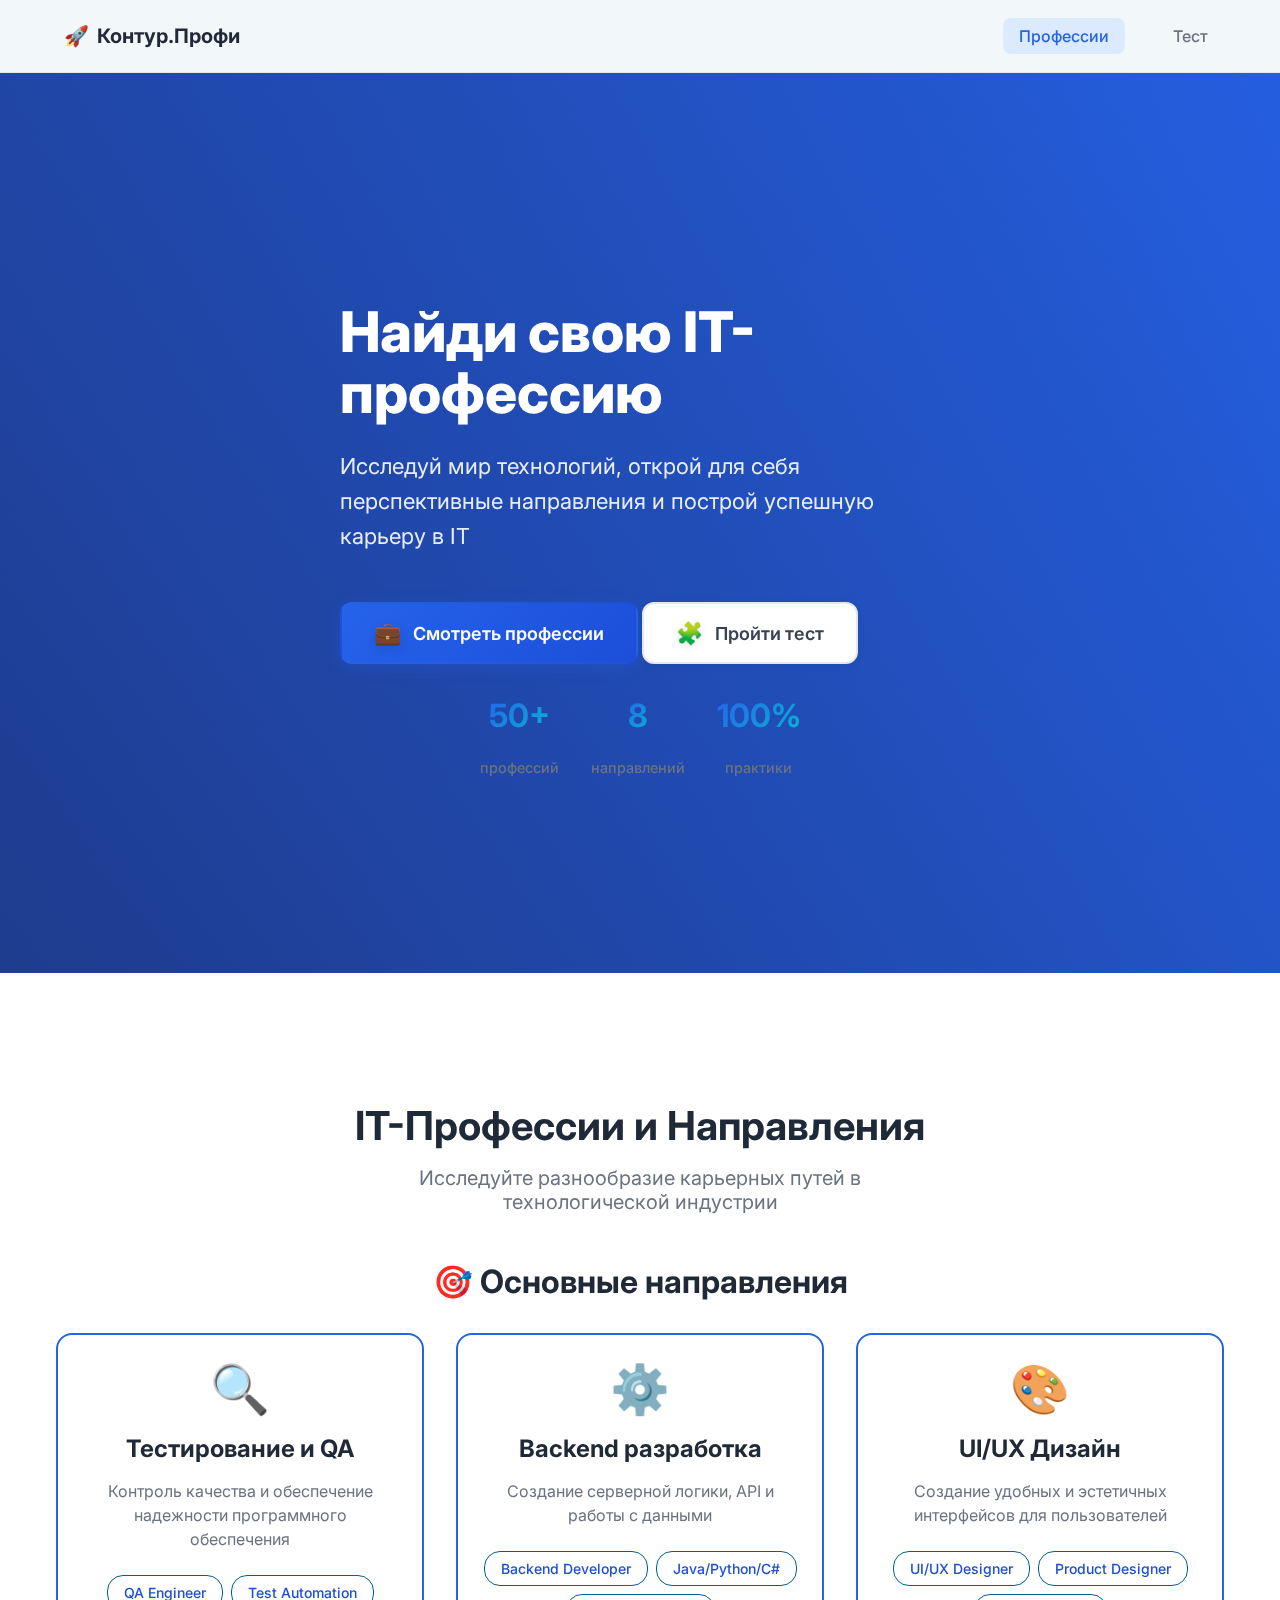
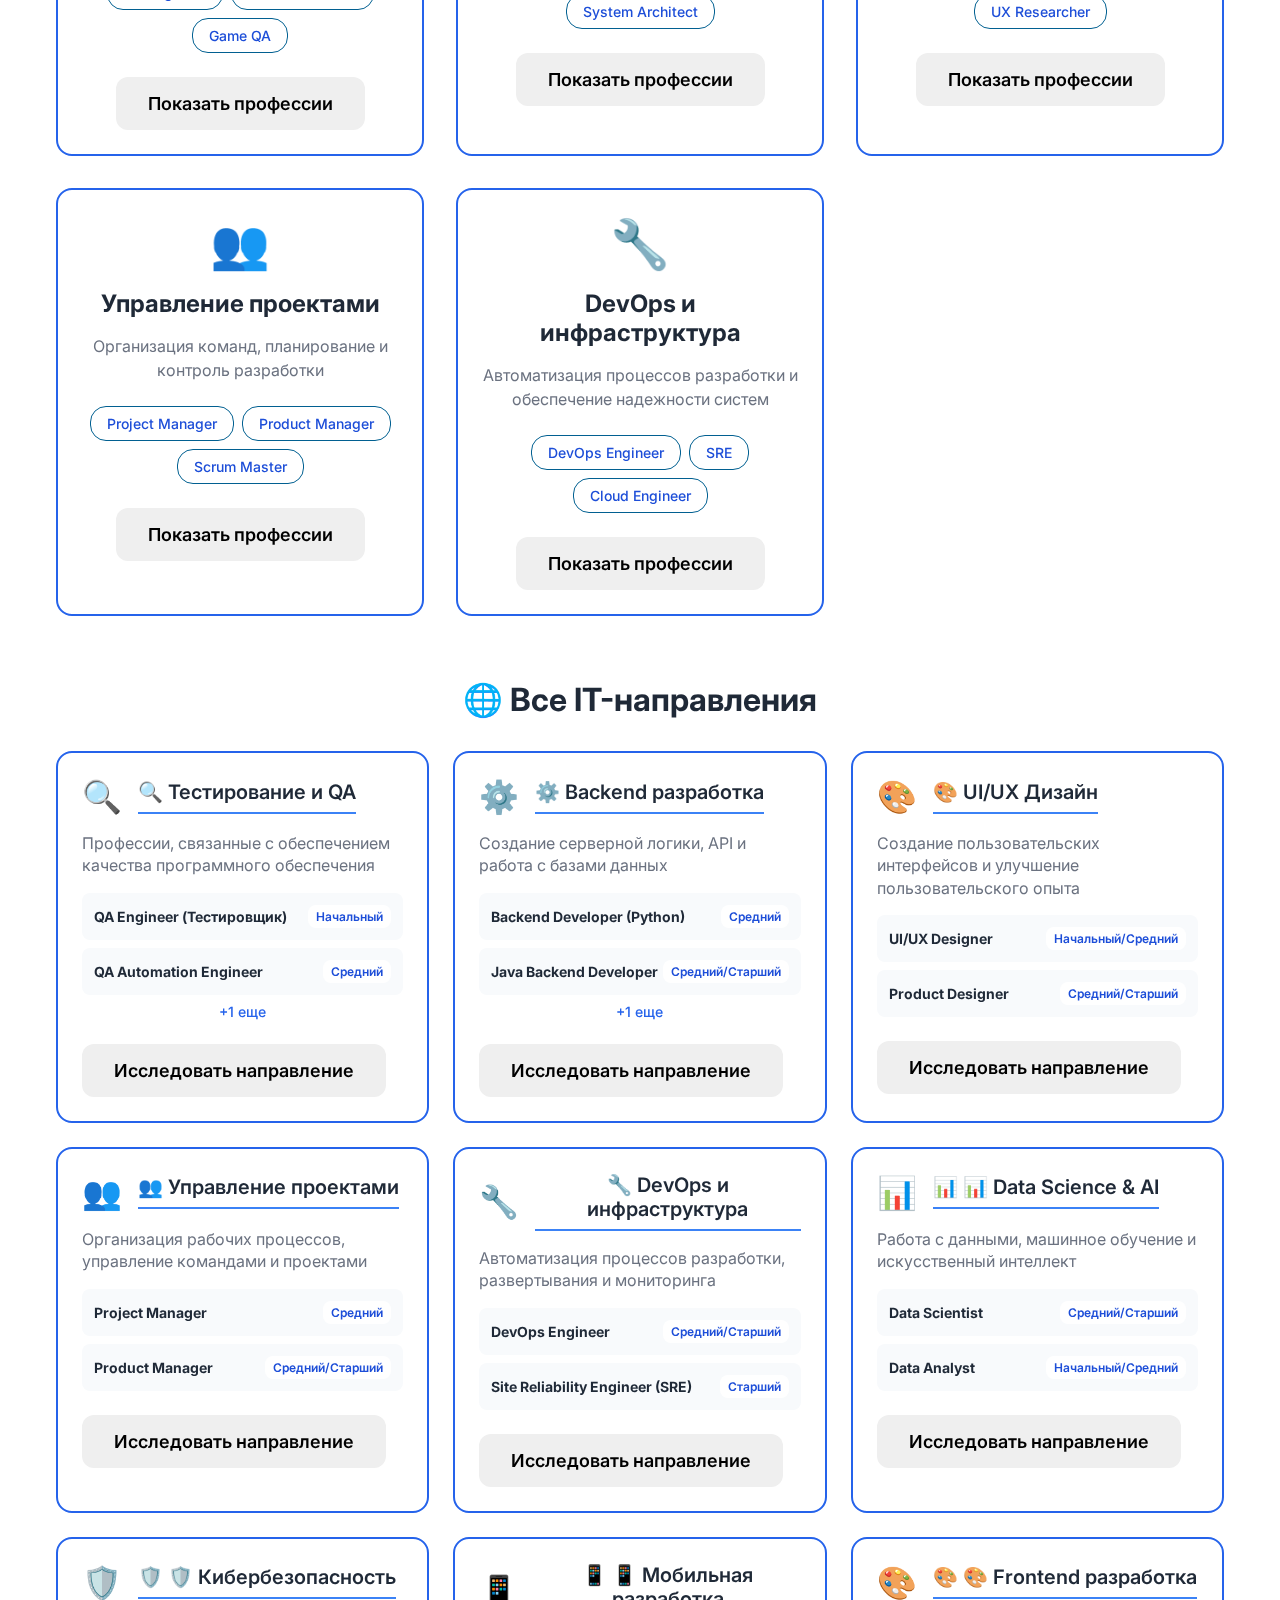
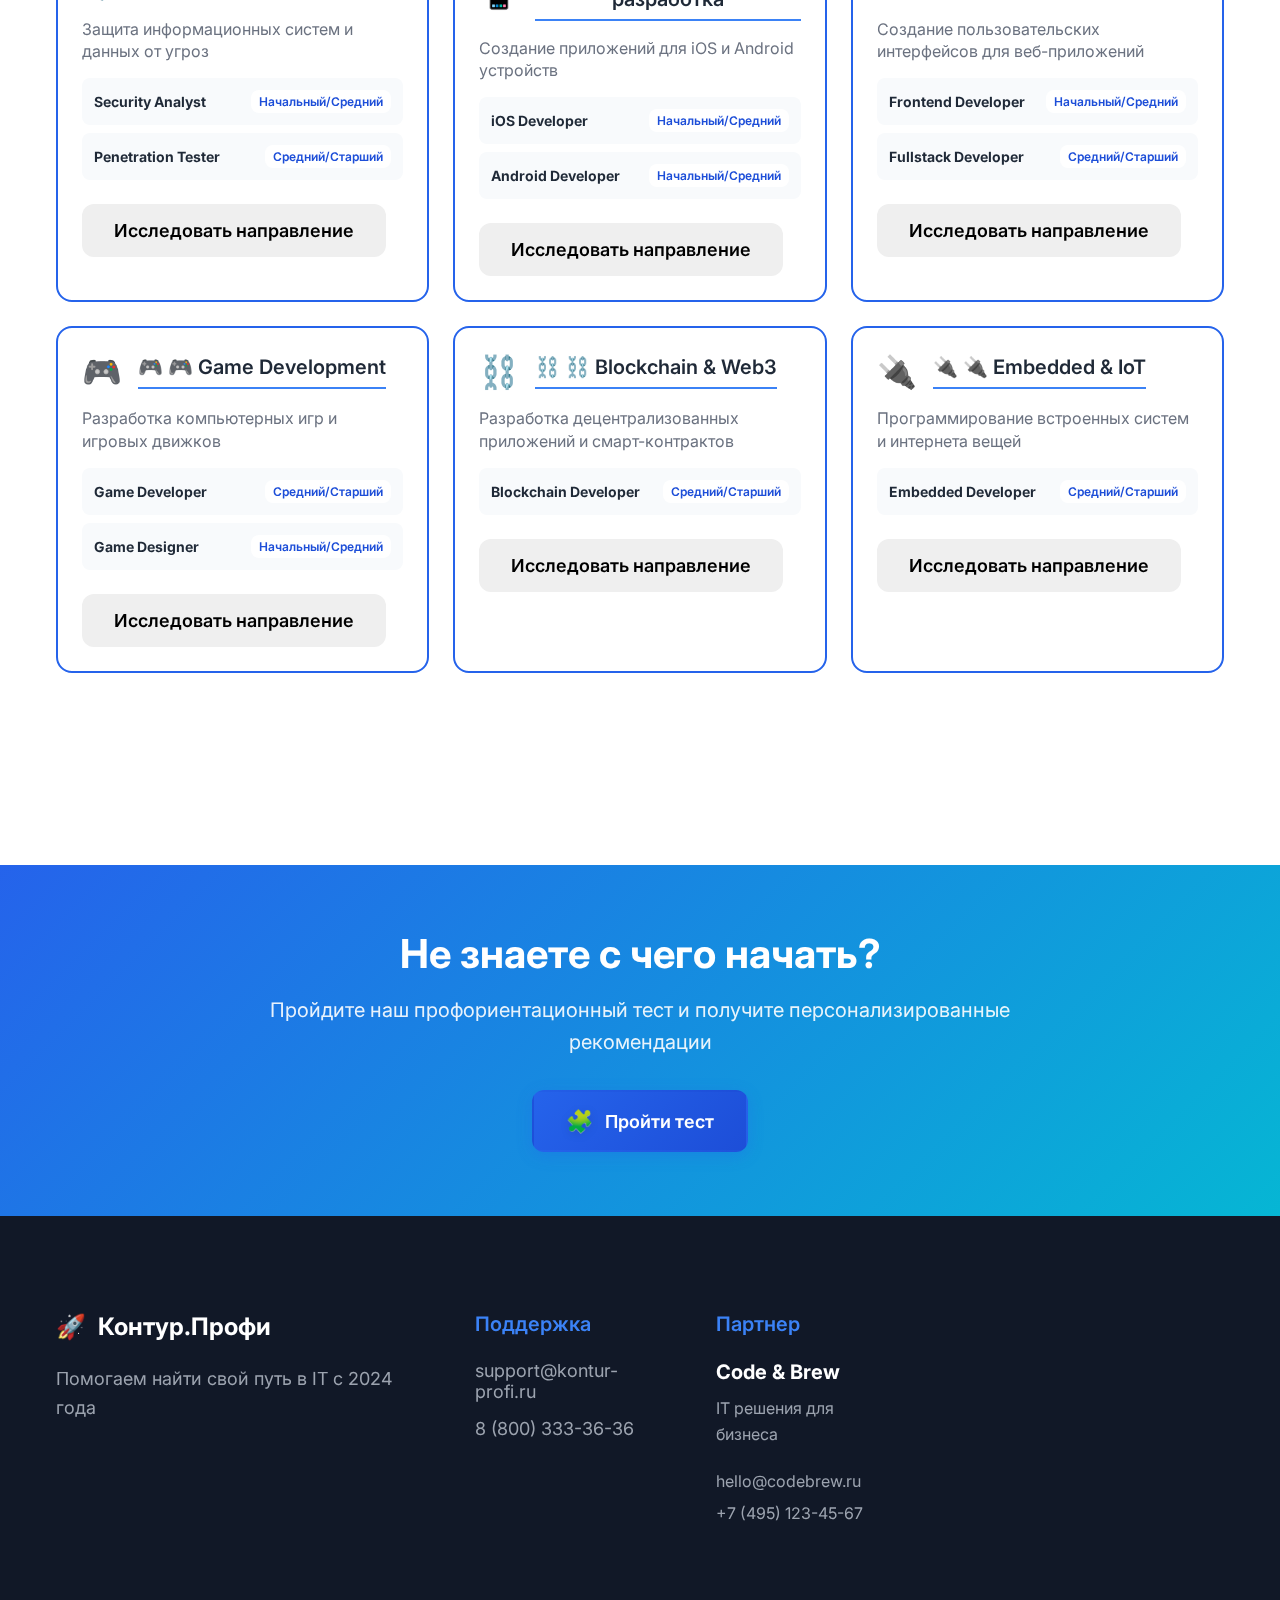
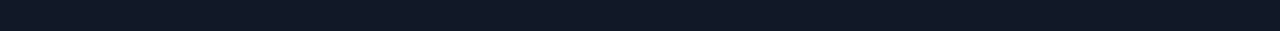
<file: index.html>
<!DOCTYPE html>
<html lang="ru">
<head>
    <meta charset="UTF-8">
    <meta name="viewport" content="width=device-width, initial-scale=1.0">
    <title>Контур.Профи - IT профессии и карьера</title>
    <link href="css/styles.css" rel="stylesheet">
    <link href="https://fonts.googleapis.com/css2?family=Inter:wght@300;400;500;600;700&display=swap" rel="stylesheet">
</head>
<body>
    <!-- Шапка сайта с навигацией -->
    <header class="header">
        <div class="container">
            <div class="nav">
                <!-- Логотип с функцией скролла наверх -->
                <div class="logo" onclick="scrollToTop()" style="cursor: pointer;">
                    <span>🚀</span>
                    <span>Контур.Профи</span>
                </div>
                <!-- Основная навигация -->
                <nav class="nav-links">
                    <a href="index.html" class="nav-link active">Профессии</a>
                    <a href="test.html" class="nav-link">Тест</a>
                </nav>
            </div>
        </div>
    </header>

    <!-- Главный баннер с призывом к действию -->
    <section class="hero">
        <div class="hero-background">
            <!-- Фоновые изображения для визуального эффекта -->
            <div class="background-image bg-image-1"></div>
            <div class="background-image bg-image-2"></div>
            <div class="gradient-overlay"></div>
        </div>
        <div class="container">
            <div class="hero-content">
                <h1>Найди свою IT-профессию</h1>
                <p>Исследуй мир технологий, открой для себя перспективные направления и построй успешную карьеру в IT</p>
                <!-- Кнопки основных действий -->
                <div class="hero-actions">
                    <a href="#professions" class="btn btn-primary" onclick="smoothScrollToProfessions(event)">
                        <span class="btn-icon">💼</span>
                        Смотреть профессии
                    </a>
                    <a href="test.html" class="btn btn-secondary">
                        <span class="btn-icon">🧩</span>
                        Пройти тест
                    </a>
                </div>
                <!-- Статистика для социального доказательства -->
                <div class="hero-stats">
                    <div class="stat">
                        <span class="stat-number">50+</span>
                        <span class="stat-label">профессий</span>
                    </div>
                    <div class="stat">
                        <span class="stat-number">8</span>
                        <span class="stat-label">направлений</span>
                    </div>
                    <div class="stat">
                        <span class="stat-number">100%</span>
                        <span class="stat-label">практики</span>
                    </div>
                </div>
            </div>
        </div>
    </section>

    <!-- Основной раздел с профессиями -->
    <section id="professions" class="professions">
        <div class="container">
            <div class="section-header">
                <h2>IT-Профессии и Направления</h2>
                <p>Исследуйте разнообразие карьерных путей в технологической индустрии</p>
            </div>

            <!-- Блок основных направлений из теста -->
            <div class="main-directions">
                <h3>🎯 Основные направления</h3>
                <div class="directions-grid">
                    <!-- Карточка направления: Тестирование и QA -->
                    <div class="direction-card" data-direction="qa">
                        <div class="direction-icon">🔍</div>
                        <h4>Тестирование и QA</h4>
                        <p>Контроль качества и обеспечение надежности программного обеспечения</p>
                        <div class="direction-roles">
                            <span class="role-tag">QA Engineer</span>
                            <span class="role-tag">Test Automation</span>
                            <span class="role-tag">Game QA</span>
                        </div>
                        <button class="btn btn-outline show-roles-btn" data-direction="qa">
                            Показать профессии
                        </button>
                    </div>

                    <!-- Карточка направления: Backend разработка -->
                    <div class="direction-card" data-direction="backend">
                        <div class="direction-icon">⚙️</div>
                        <h4>Backend разработка</h4>
                        <p>Создание серверной логики, API и работы с данными</p>
                        <div class="direction-roles">
                            <span class="role-tag">Backend Developer</span>
                            <span class="role-tag">Java/Python/C#</span>
                            <span class="role-tag">System Architect</span>
                        </div>
                        <button class="btn btn-outline show-roles-btn" data-direction="backend">
                            Показать профессии
                        </button>
                    </div>

                    <!-- Карточка направления: UI/UX Дизайн -->
                    <div class="direction-card" data-direction="design">
                        <div class="direction-icon">🎨</div>
                        <h4>UI/UX Дизайн</h4>
                        <p>Создание удобных и эстетичных интерфейсов для пользователей</p>
                        <div class="direction-roles">
                            <span class="role-tag">UI/UX Designer</span>
                            <span class="role-tag">Product Designer</span>
                            <span class="role-tag">UX Researcher</span>
                        </div>
                        <button class="btn btn-outline show-roles-btn" data-direction="design">
                            Показать профессии
                        </button>
                    </div>

                    <!-- Карточка направления: Управление проектами -->
                    <div class="direction-card" data-direction="management">
                        <div class="direction-icon">👥</div>
                        <h4>Управление проектами</h4>
                        <p>Организация команд, планирование и контроль разработки</p>
                        <div class="direction-roles">
                            <span class="role-tag">Project Manager</span>
                            <span class="role-tag">Product Manager</span>
                            <span class="role-tag">Scrum Master</span>
                        </div>
                        <button class="btn btn-outline show-roles-btn" data-direction="management">
                            Показать профессии
                        </button>
                    </div>

                    <!-- Карточка направления: DevOps и инфраструктура -->
                    <div class="direction-card" data-direction="devops">
                        <div class="direction-icon">🔧</div>
                        <h4>DevOps и инфраструктура</h4>
                        <p>Автоматизация процессов разработки и обеспечение надежности систем</p>
                        <div class="direction-roles">
                            <span class="role-tag">DevOps Engineer</span>
                            <span class="role-tag">SRE</span>
                            <span class="role-tag">Cloud Engineer</span>
                        </div>
                        <button class="btn btn-outline show-roles-btn" data-direction="devops">
                            Показать профессии
                        </button>
                    </div>
                </div>
            </div>

            <!-- Блок всех IT направлений (загружается через JS) -->
            <div class="all-directions">
                <h3>🌐 Все IT-направления</h3>
                <div class="fields-grid" id="allFieldsGrid">
                    <!-- Динамический контент будет загружен через JavaScript -->
                </div>
            </div>

            <!-- Детальная информация о профессиях (динамический контент) -->
            <div class="professions-detail" id="professionsDetail">
                <!-- Контент будет загружен динамически при взаимодействии пользователя -->
            </div>
        </div>
    </section>

    <!-- Блок призыва к действию (пройти тест) -->
    <section class="cta">
        <div class="container">
            <div class="cta-content">
                <h2>Не знаете с чего начать?</h2>
                <p>Пройдите наш профориентационный тест и получите персонализированные рекомендации</p>
                <a href="test.html" class="btn btn-primary btn-large">
                    <span class="btn-icon">🧩</span>
                    Пройти тест
                </a>
            </div>
        </div>
    </section>

    <!-- Подвал сайта -->
    <footer class="footer">
        <div class="container">
            <div class="footer-content">
                <!-- Информация о компании -->
                <div class="footer-section">
                    <div class="footer-logo">
                        <span>🚀</span>
                        <span>Контур.Профи</span>
                    </div>
                    <p>Помогаем найти свой путь в IT с 2024 года</p>
                </div>
                <!-- Контакты поддержки -->
                <div class="footer-section">
                    <h3>Поддержка</h3>
                    <ul>
                        <li><a href="mailto:support@kontur-profi.ru">support@kontur-profi.ru</a></li>
                        <li><a href="tel:+78003333636">8 (800) 333-36-36</a></li>
                    </ul>
                </div>
                <!-- Информация о партнере -->
                <div class="footer-section">
                    <h3>Партнер</h3>
                    <div class="partner-info">
                        <strong>Code & Brew</strong>
                        <p>IT решения для бизнеса</p>
                        <div class="partner-contacts">
                            <a href="mailto:hello@codebrew.ru">hello@codebrew.ru</a>
                            <a href="tel:+74951234567">+7 (495) 123-45-67</a>
                        </div>
                    </div>
                </div>
            </div>
        </div>
    </footer>

    <!-- Подключение JavaScript для функциональности профессий -->
    <script src="js/professions.js"></script>
</body>
</html>
</file>
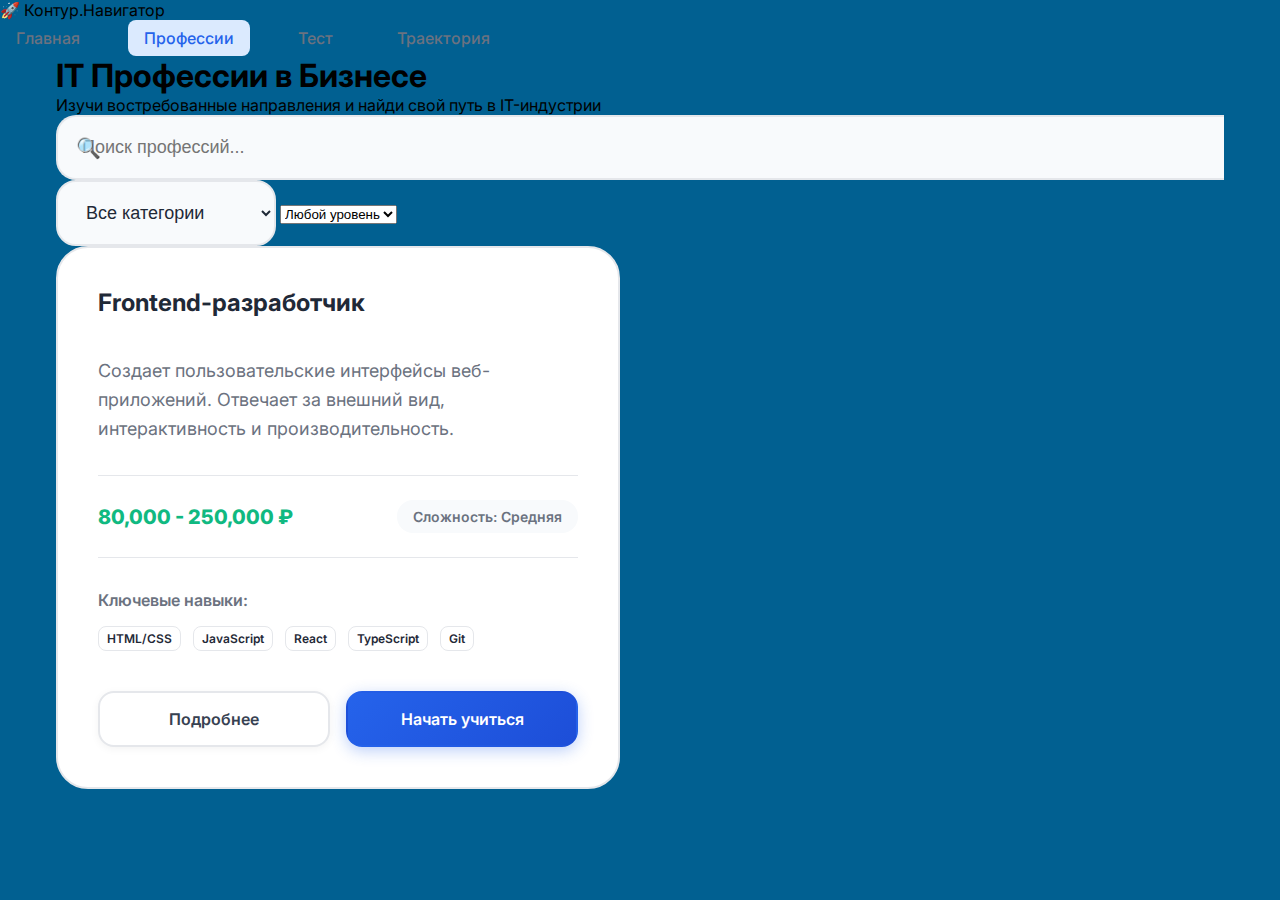
<file: profession.html>
<!DOCTYPE html>
<html lang="ru">
<head>
    <meta charset="UTF-8">
    <meta name="viewport" content="width=device-width, initial-scale=1.0">
    <title>IT Профессии - Контур.Навигатор</title>
    <link href="css/styles.css" rel="stylesheet">
    <link href="https://fonts.googleapis.com/css2?family=Inter:wght@300;400;500;600;700&display=swap" rel="stylesheet">
</head>
<body>
    <!-- Основная навигация по сайту -->
    <nav class="navbar">
        <div class="nav-container">
            <div class="nav-logo">
                <span class="logo-icon">🚀</span>
                <span class="logo-text">Контур.Навигатор</span>
            </div>
            <div class="nav-links">
                <a href="index.html" class="nav-link">Главная</a>
                <a href="professions.html" class="nav-link active">Профессии</a>
                <a href="test.html" class="nav-link">Тест</a>
                <a href="roadmap.html" class="nav-link">Траектория</a>
            </div>
        </div>
    </nav>

    <!-- Заголовок страницы с описанием -->
    <section class="page-header">
        <div class="container">
            <div class="header-content">
                <h1>IT Профессии в Бизнесе</h1>
                <p>Изучи востребованные направления и найди свой путь в IT-индустрии</p>
            </div>
        </div>
    </section>

    <!-- Секция фильтров и поиска профессий -->
    <section class="filters-section">
        <div class="container">
            <div class="filters-grid">
                <!-- Поле поиска по названию и описанию профессий -->
                <div class="search-box">
                    <input type="text" id="professionSearch" placeholder="Поиск профессий..." oninput="filterProfessions()">
                    <span class="search-icon">🔍</span>
                </div>
                <!-- Фильтр по категориям профессий -->
                <select id="categoryFilter" onchange="filterProfessions()">
                    <option value="all">Все категории</option>
                    <option value="development">Разработка</option>
                    <option value="analytics">Аналитика</option>
                    <option value="design">Дизайн</option>
                    <option value="management">Менеджмент</option>
                </select>
                <!-- Фильтр по уровню опыта -->
                <select id="experienceFilter" onchange="filterProfessions()">
                    <option value="all">Любой уровень</option>
                    <option value="junior">Junior</option>
                    <option value="middle">Middle</option>
                    <option value="senior">Senior</option>
                </select>
            </div>
        </div>
    </section>

    <!-- Основная сетка с карточками профессий -->
    <section class="professions-listing">
        <div class="container">
            <!-- Контейнер для динамической загрузки карточек профессий -->
            <div id="professionsGrid" class="professions-grid expanded">
                <!-- Содержимое заполняется через JavaScript из app.js -->
            </div>
        </div>
    </section>

    <!-- Основной скрипт управления профессиями -->
    <script src="js/app.js"></script>
    
    <!-- Скрипт фильтрации профессий -->
    <script>
        /**
         * Функция фильтрации профессий по поисковому запросу, категории и уровню опыта
         */
        function filterProfessions() {
            const searchTerm = document.getElementById('professionSearch').value.toLowerCase();
            const category = document.getElementById('categoryFilter').value;
            const experience = document.getElementById('experienceFilter').value;
            const cards = document.querySelectorAll('.profession-card');

            cards.forEach(card => {
                const title = card.querySelector('.profession-title').textContent.toLowerCase();
                const description = card.querySelector('.profession-description').textContent.toLowerCase();
                const categories = card.dataset.categories ? card.dataset.categories.split(',') : [];
                const expLevel = card.dataset.experience || '';
                
                // Проверка соответствия фильтрам
                const matchesSearch = title.includes(searchTerm) || description.includes(searchTerm);
                const matchesCategory = category === 'all' || categories.includes(category);
                const matchesExperience = experience === 'all' || expLevel === experience;
                
                // Показать/скрыть карточку в зависимости от результатов фильтрации
                card.style.display = (matchesSearch && matchesCategory && matchesExperience) ? 'block' : 'none';
            });
        }

        // Загрузка профессий при полной загрузке DOM
        document.addEventListener('DOMContentLoaded', function() {
            if (typeof loadProfessions === 'function') {
                loadProfessions();
            }
        });
    </script>
</body>
</html>
</file>
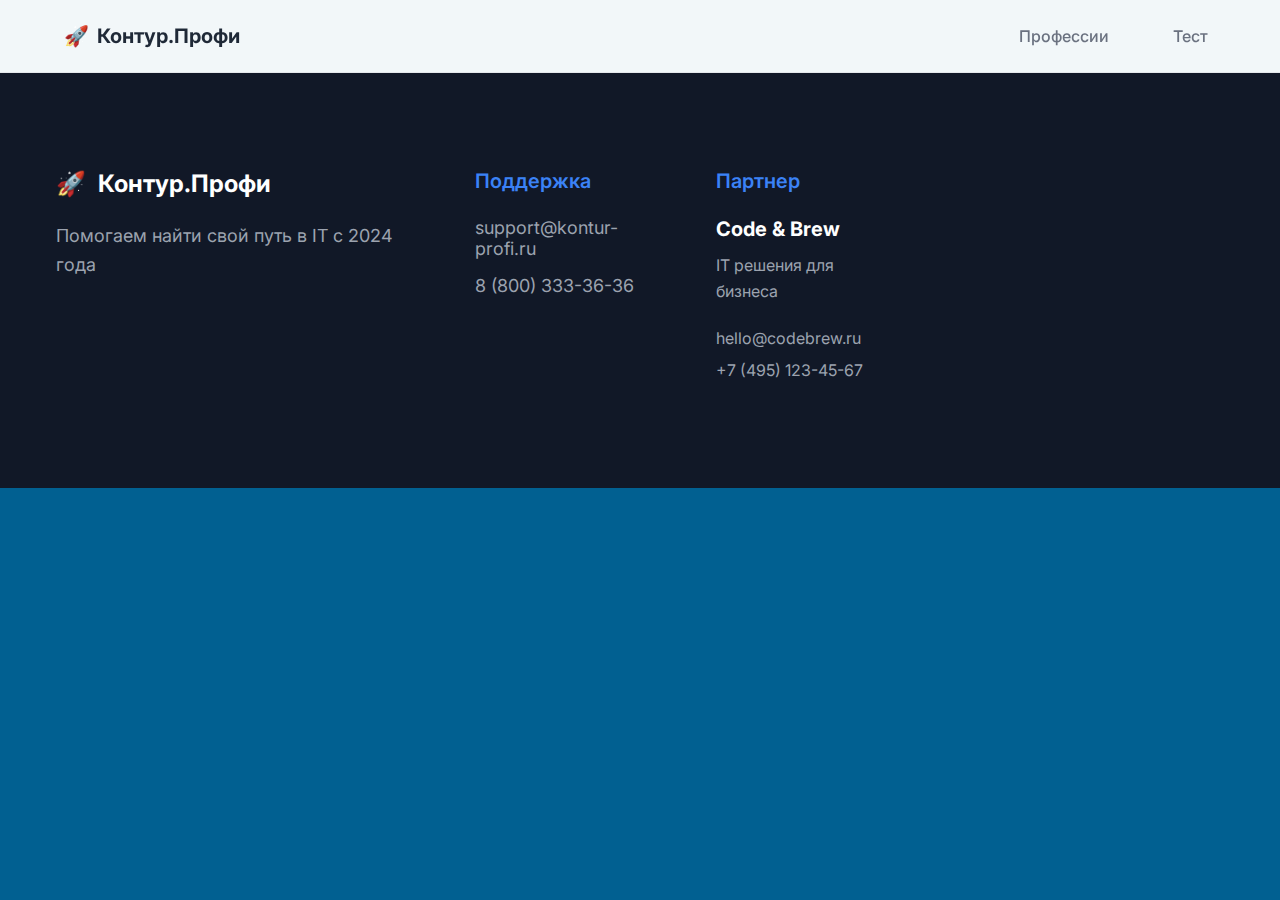
<file: roadmap.html>
<!DOCTYPE html>
<html lang="ru">
<head>
    <meta charset="UTF-8">
    <meta name="viewport" content="width=device-width, initial-scale=1.0">
    <title>Индивидуальная траектория - Контур.Профи</title>
    <link href="css/styles.css" rel="stylesheet">
    <link href="https://fonts.googleapis.com/css2?family=Inter:wght@300;400;500;600;700&display=swap" rel="stylesheet">
</head>
<body>
    <!-- Шапка сайта с навигацией -->
    <header class="header">
        <div class="container">
            <div class="nav">
                <!-- Логотип с переходом на главную страницу -->
                <div class="logo" onclick="goToHome()">
                    <span>🚀</span>
                    <span>Контур.Профи</span>
                </div>
                <!-- Основное меню навигации -->
                <nav class="nav-links">
                    <a href="index.html" class="nav-link">Профессии</a>
                    <a href="test.html" class="nav-link">Тест</a>
                </nav>
            </div>
        </div>
    </header>

    <!-- Основной контент страницы с индивидуальной траекторией -->
    <main class="roadmap-container">
        <!-- Контейнер для динамической загрузки индивидуальной траектории обучения -->
        <div id="roadmapContent">
            <!-- Содержимое заполняется через JavaScript на основе выбранной профессии -->
        </div>
    </main>

    <!-- Подвал сайта с контактной информацией -->
    <footer class="footer">
        <div class="container">
            <div class="footer-content">
                <!-- Информация о компании -->
                <div class="footer-section">
                    <div class="footer-logo">
                        <span>🚀</span>
                        <span>Контур.Профи</span>
                    </div>
                    <p>Помогаем найти свой путь в IT с 2024 года</p>
                </div>
                <!-- Контакты технической поддержки -->
                <div class="footer-section">
                    <h3>Поддержка</h3>
                    <ul>
                        <li><a href="mailto:support@kontur-profi.ru">support@kontur-profi.ru</a></li>
                        <li><a href="tel:+78003333636">8 (800) 333-36-36</a></li>
                    </ul>
                </div>
                <!-- Информация о партнере -->
                <div class="footer-section">
                    <h3>Партнер</h3>
                    <div class="partner-info">
                        <strong>Code & Brew</strong>
                        <p>IT решения для бизнеса</p>
                        <div class="partner-contacts">
                            <a href="mailto:hello@codebrew.ru">hello@codebrew.ru</a>
                            <a href="tel:+74951234567">+7 (495) 123-45-67</a>
                        </div>
                    </div>
                </div>
            </div>
        </div>
    </footer>

    <!-- Подключение основных скриптов приложения -->
    <script src="js/app.js"></script>
    <!-- Скрипт для работы с индивидуальными траекториями обучения -->
    <script src="js/roadmap.js"></script>
    
    <!-- Встроенные скрипты для навигации -->
    <script>
        /**
         * Переход на главную страницу
         * Используется при клике на логотип
         */
        function goToHome() {
            window.location.href = 'index.html';
        }
    </script>
</body>
</html>
</file>
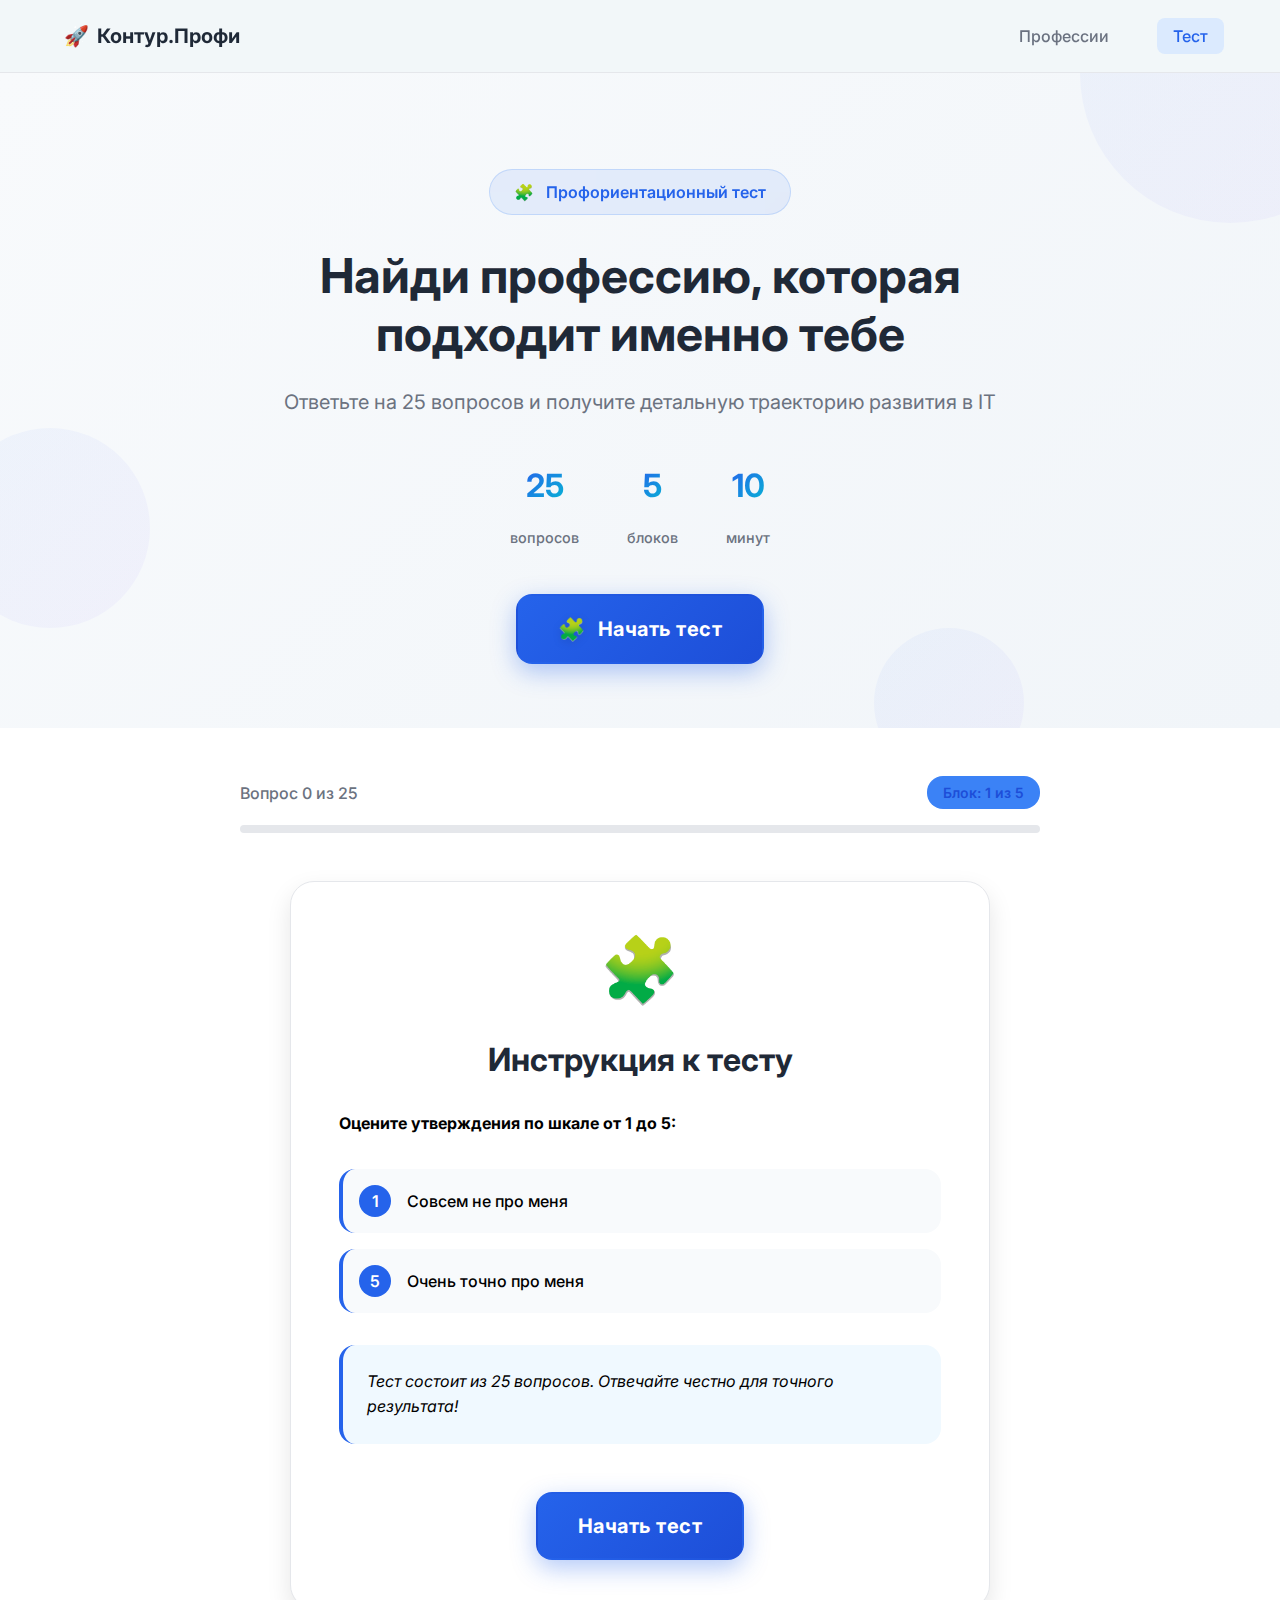
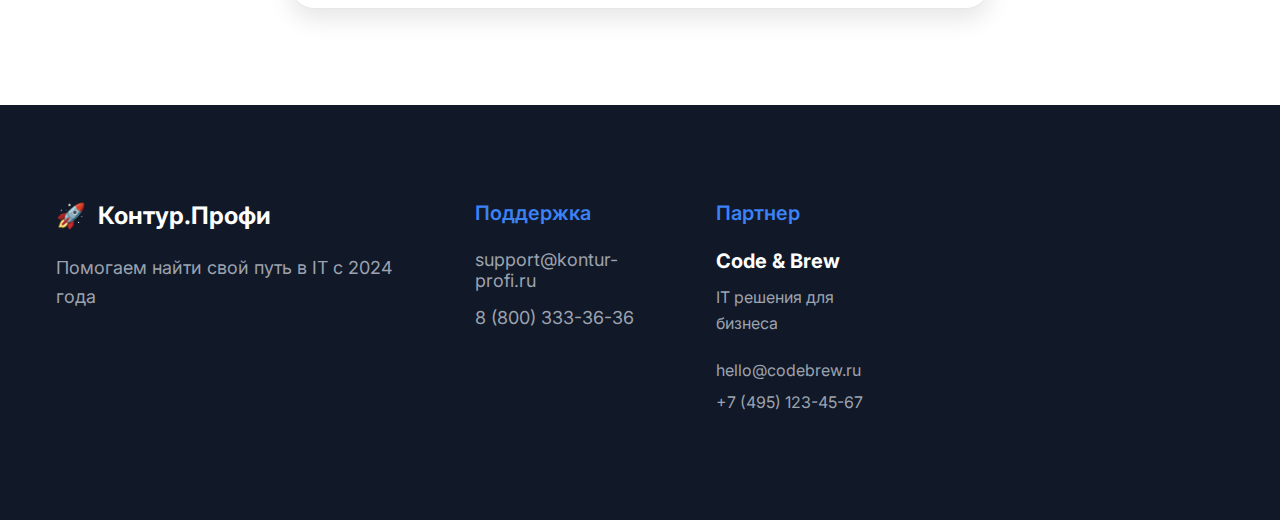
<file: test.html>
<!DOCTYPE html>
<html lang="ru">
<head>
    <meta charset="UTF-8">
    <meta name="viewport" content="width=device-width, initial-scale=1.0">
    <title>Профориентационный тест - Контур.Профи</title>
    <link href="css/styles.css" rel="stylesheet">
    <link href="https://fonts.googleapis.com/css2?family=Inter:wght@300;400;500;600;700&display=swap" rel="stylesheet">
</head>
<body>
    <!-- Шапка сайта с основной навигацией -->
    <header class="header">
        <div class="container">
            <div class="nav">
                <!-- Логотип с функцией перехода на главную страницу -->
                <div class="logo" onclick="goToHome()">
                    <span>🚀</span>
                    <span>Контур.Профи</span>
                </div>
                <!-- Навигационное меню -->
                <nav class="nav-links">
                    <a href="index.html" class="nav-link">Профессии</a>
                    <a href="test.html" class="nav-link active">Тест</a>
                </nav>
            </div>
        </div>
    </header>

    <!-- Баннер теста с описанием и призывом к действию -->
    <section class="test-hero">
        <div class="test-hero-background">
            <!-- Декоративные элементы фона -->
            <div class="background-shapes">
                <div class="shape shape-1"></div>
                <div class="shape shape-2"></div>
                <div class="shape shape-3"></div>
            </div>
        </div>
        <div class="container">
            <div class="test-hero-content">
                <!-- Бейдж с указанием типа теста -->
                <div class="test-badge">
                    <span>🧩</span>
                    Профориентационный тест
                </div>
                <h1>Найди профессию, которая подходит именно тебе</h1>
                <p>Ответьте на 25 вопросов и получите детальную траекторию развития в IT</p>
                <!-- Статистика теста для информирования пользователя -->
                <div class="test-stats">
                    <div class="stat">
                        <span class="stat-number">25</span>
                        <span class="stat-label">вопросов</span>
                    </div>
                    <div class="stat">
                        <span class="stat-number">5</span>
                        <span class="stat-label">блоков</span>
                    </div>
                    <div class="stat">
                        <span class="stat-number">10</span>
                        <span class="stat-label">минут</span>
                    </div>
                </div>
                <!-- Основная кнопка запуска теста -->
                <button onclick="testManager.startTest()" class="btn btn-primary btn-hero">
                    <span class="btn-icon">🧩</span>
                    Начать тест
                </button>
            </div>
        </div>
    </section>

    <!-- Основной контент теста -->
    <main class="test-main">
        <div class="container">
            <!-- Панель прогресса прохождения теста -->
            <div class="test-progress-container">
                <div class="progress-info">
                    <span class="progress-text">Вопрос <span id="currentQuestion">1</span> из <span id="totalQuestions">25</span></span>
                    <span class="block-text">Блок: <span id="currentBlock">1</span> из 5</span>
                </div>
                <!-- Визуальная полоса прогресса -->
                <div class="progress-bar">
                    <div class="progress-fill" id="testProgress"></div>
                </div>
            </div>

            <!-- Контейнер для динамического контента теста -->
            <div id="testContent">
                <!-- Содержимое загружается через JavaScript: вопросы, варианты ответов, результаты -->
            </div>
        </div>
    </main>

    <!-- Подвал сайта с контактной информацией -->
    <footer class="footer">
        <div class="container">
            <div class="footer-content">
                <!-- Информация о компании -->
                <div class="footer-section">
                    <div class="footer-logo">
                        <span>🚀</span>
                        <span>Контур.Профи</span>
                    </div>
                    <p>Помогаем найти свой путь в IT с 2024 года</p>
                </div>
                <!-- Контакты технической поддержки -->
                <div class="footer-section">
                    <h3>Поддержка</h3>
                    <ul>
                        <li><a href="mailto:support@kontur-profi.ru">support@kontur-profi.ru</a></li>
                        <li><a href="tel:+78003333636">8 (800) 333-36-36</a></li>
                    </ul>
                </div>
                <!-- Информация о партнере -->
                <div class="footer-section">
                    <h3>Партнер</h3>
                    <div class="partner-info">
                        <strong>Code & Brew</strong>
                        <p>IT решения для бизнеса</p>
                        <div class="partner-contacts">
                            <a href="mailto:hello@codebrew.ru">hello@codebrew.ru</a>
                            <a href="tel:+74951234567">+7 (495) 123-45-67</a>
                        </div>
                    </div>
                </div>
            </div>
        </div>
    </footer>

    <!-- Основной скрипт управления тестом -->
    <script src="js/test.js"></script>
    
    <!-- Встроенные скрипты для навигации -->
    <script>
        /**
         * Переход на главную страницу
         * Используется при клике на логотип
         */
        function goToHome() {
            window.location.href = 'index.html';
        }
    </script>
</body>
</html>
</file>
<file: css/styles.css>
/* Modern CSS Reset */
:root {
    --primary: #2563eb;
    --primary-dark: #1d4ed8;
    --primary-light: #3b82f6;
    --primary-ultralight: #dbeafe;
    --secondary: #06b6d4;
    --accent: #10b981;
    --text: #1f2937;
    --text-light: #6b7280;
    --background: #ffffff;
    --background-alt: #f8fafc;
    --background-blue: #f0f9ff;
    --border: #e5e7eb;
    --shadow: 0 1px 3px rgba(0, 0, 0, 0.1);
    --shadow-lg: 0 10px 25px rgba(0, 0, 0, 0.1);
    --shadow-xl: 0 20px 40px rgba(0, 0, 0, 0.15);
}

* {
    margin: 0;
    padding: 0;
    box-sizing: border-box;
}

body {
    background-color: #016091 !important;
    color: var(--text-dark);
    font-family: 'Inter', sans-serif;
}

.container {
    max-width: 1200px;
    margin: 0 auto;
    padding: 0 1rem;
}

/* Header */
.header {
    background: rgba(255, 255, 255, 0.95);
    border-bottom: 1px solid var(--border);
    position: sticky;
    top: 0;
    z-index: 1000;
    backdrop-filter: blur(20px);
}

.nav {
    display: flex;
    justify-content: space-between;
    align-items: center;
    padding: 1rem 0;
}

/* Logo Styles */
.logo {
    display: flex;
    align-items: center;
    gap: 0.5rem;
    font-weight: 700;
    font-size: 1.25rem;
    color: var(--text);
    cursor: pointer;
    transition: all 0.3s;
    padding: 0.5rem;
    border-radius: 0.5rem;
}

.logo:hover {
    background: var(--background-alt);
    transform: scale(1.05);
}

.logo:active {
    transform: scale(0.95);
}

.nav-links {
    display: flex;
    gap: 2rem;
}

.nav-link {
    text-decoration: none;
    color: var(--text-light);
    font-weight: 500;
    padding: 0.5rem 1rem;
    border-radius: 0.5rem;
    transition: all 0.3s;
}

.nav-link:hover,
.nav-link.active {
    color: var(--primary);
    background: var(--primary-ultralight);
}

/* Modern Flat Button Styles */
.btn {
    display: inline-flex;
    align-items: center;
    gap: 0.75rem;
    padding: 1rem 2rem;
    border-radius: 0.75rem;
    font-weight: 600;
    text-decoration: none;
    border: none;
    cursor: pointer;
    transition: all 0.3s ease;
    font-family: inherit;
    text-align: center;
    justify-content: center;
    font-size: 1.125rem;
    position: relative;
    overflow: hidden;
}

.btn::before {
    content: '';
    position: absolute;
    top: 0;
    left: -100%;
    width: 100%;
    height: 100%;
    background: linear-gradient(90deg, transparent, rgba(255,255,255,0.2), transparent);
    transition: left 0.5s;
}

.btn:hover::before {
    left: 100%;
}

.btn-primary {
    background: linear-gradient(135deg, #2563eb, #1d4ed8);
    color: white;
    box-shadow: 0 4px 15px rgba(37, 99, 235, 0.3);
    border: 2px solid transparent;
}

.btn-primary:hover {
    background: linear-gradient(135deg, #1d4ed8, #1e40af);
    transform: translateY(-2px);
    box-shadow: 0 6px 20px rgba(37, 99, 235, 0.4);
}

.btn-primary:active {
    transform: translateY(0);
    box-shadow: 0 2px 10px rgba(37, 99, 235, 0.3);
}

.btn-secondary {
    background: #ffffff;
    color: #374151;
    border: 2px solid #e5e7eb;
    box-shadow: 0 2px 8px rgba(0, 0, 0, 0.05);
}

.btn-secondary:hover {
    background: #f9fafb;
    border-color: #2563eb;
    color: #2563eb;
    transform: translateY(-2px);
    box-shadow: 0 4px 12px rgba(0, 0, 0, 0.1);
}

.btn-hero {
    padding: 1.25rem 2.5rem;
    font-size: 1.25rem;
    border-radius: 1rem;
    box-shadow: 0 8px 25px rgba(37, 99, 235, 0.35);
    font-weight: 700;
    letter-spacing: 0.5px;
}

.btn-hero:hover {
    transform: translateY(-3px);
    box-shadow: 0 12px 30px rgba(37, 99, 235, 0.45);
}

.btn-icon {
    font-size: 1.375rem;
    filter: drop-shadow(0 2px 4px rgba(0,0,0,0.1));
}

/* Hero Section */
.hero {
    background: linear-gradient(135deg, #1e3a8a 0%, #2563eb 100%);
    color: white;
    padding: 8rem 0 6rem;
    position: relative;
    overflow: hidden;
    min-height: 100vh;
    display: flex;
    align-items: center;
}

.hero-background {
    position: absolute;
    top: 0;
    left: 0;
    right: 0;
    bottom: 0;
    pointer-events: none;
}

.background-image {
    position: absolute;
    width: 100%;
    height: 100%;
    background-size: cover;
    background-position: center;
    opacity: 0.4;
    mix-blend-mode: overlay;
}

.bg-image-1 {
    background-image: url('https://avatars.mds.yandex.net/i?id=e58b419df0cfaeeab5abc3b025f84c39824dcb2e-5656606-images-thumbs&n=13');
}

.bg-image-2 {
    background-image: url('https://avatars.mds.yandex.net/i?id=ce33c912af85921be82332ec06f9725c_l-5218303-images-thumbs&n=13');
}

.gradient-overlay {
    position: absolute;
    top: 0;
    left: 0;
    right: 0;
    bottom: 0;
    background: linear-gradient(45deg, rgba(30, 58, 138, 0.9), rgba(37, 99, 235, 0.7));
}

.hero-content {
    position: relative;
    z-index: 2;
    max-width: 600px;
}

.hero-badge {
    display: inline-flex;
    align-items: center;
    gap: 0.75rem;
    background: rgba(255, 255, 255, 0.15);
    backdrop-filter: blur(10px);
    padding: 0.75rem 1.5rem;
    border-radius: 2rem;
    font-size: 1rem;
    font-weight: 600;
    margin-bottom: 2rem;
    border: 1px solid rgba(255, 255, 255, 0.2);
}

.hero-content h1 {
    font-size: 3.5rem;
    font-weight: 800;
    margin-bottom: 1.5rem;
    line-height: 1.1;
}

.gradient-text {
    background: linear-gradient(135deg, #60a5fa, #34d399);
    -webkit-background-clip: text;
    -webkit-text-fill-color: transparent;
    background-clip: text;
}

.hero-content p {
    font-size: 1.375rem;
    margin-bottom: 3rem;
    opacity: 0.9;
    line-height: 1.6;
}

.hero-visual {
    position: absolute;
    right: 5%;
    top: 50%;
    transform: translateY(-50%);
    z-index: 2;
}

.floating-card {
    position: absolute;
    background: rgba(255, 255, 255, 0.15);
    backdrop-filter: blur(20px);
    border: 1px solid rgba(255, 255, 255, 0.2);
    border-radius: 1.5rem;
    padding: 1.5rem;
    display: flex;
    flex-direction: column;
    align-items: center;
    gap: 0.75rem;
    color: white;
    font-weight: 600;
    box-shadow: 0 10px 30px rgba(0, 0, 0, 0.2);
    animation: float 6s ease-in-out infinite;
}

.card-1 {
    top: -50px;
    right: 100px;
    animation-delay: 0s;
}

.card-2 {
    top: 80px;
    right: 0;
    animation-delay: 2s;
}

.card-3 {
    top: 200px;
    right: 80px;
    animation-delay: 4s;
}

.card-icon {
    font-size: 2.5rem;
}

@keyframes float {
    0%, 100% { transform: translateY(0px) rotate(0deg); }
    50% { transform: translateY(-20px) rotate(5deg); }
}

/* Stats Section */
.stats {
    background: var(--background);
    padding: 4rem 0;
    border-bottom: 1px solid var(--border);
}

.stats-grid {
    display: grid;
    grid-template-columns: repeat(auto-fit, minmax(200px, 1fr));
    gap: 2rem;
    text-align: center;
}

.stat-item {
    padding: 2rem;
}

.stat-number {
    font-size: 3rem;
    font-weight: 800;
    background: linear-gradient(135deg, var(--primary) 0%, var(--secondary) 100%);
    -webkit-background-clip: text;
    -webkit-text-fill-color: transparent;
    background-clip: text;
    margin-bottom: 0.5rem;
}

.stat-label {
    font-size: 1.125rem;
    color: var(--text-light);
    font-weight: 500;
}

/* Categories Section */
.categories {
    padding: 8rem 0;
    background: var(--background-blue);
    position: relative;
    overflow: hidden;
}

.section-background {
    position: absolute;
    top: 0;
    left: 0;
    right: 0;
    bottom: 0;
    pointer-events: none;
}

.background-pattern {
    position: absolute;
    top: 0;
    left: 0;
    right: 0;
    bottom: 0;
    background-image: url('https://avatars.mds.yandex.net/i?id=ce33c912af85921be82332ec06f9725c_l-5218303-images-thumbs&n=13');
    background-size: cover;
    background-position: center;
    opacity: 0.05;
}

.section-header {
    text-align: center;
    margin-bottom: 4rem;
    position: relative;
    z-index: 2;
}

.section-header h2 {
    font-size: 3rem;
    margin-bottom: 1rem;
    color: var(--text);
    font-weight: 700;
}

.section-header p {
    font-size: 1.25rem;
    color: var(--text-light);
    max-width: 600px;
    margin: 0 auto;
}

.categories-grid {
    display: grid;
    grid-template-columns: repeat(auto-fit, minmax(280px, 1fr));
    gap: 2rem;
    position: relative;
    z-index: 2;
}

.category-card {
    background: var(--background);
    padding: 3rem 2rem;
    border-radius: 2rem;
    text-align: center;
    box-shadow: var(--shadow);
    transition: all 0.4s;
    cursor: pointer;
    border: 2px solid transparent;
    position: relative;
    overflow: hidden;
}

.category-card::before {
    content: '';
    position: absolute;
    top: 0;
    left: 0;
    right: 0;
    height: 4px;
    background: linear-gradient(90deg, var(--primary), var(--secondary));
    transform: scaleX(0);
    transition: transform 0.4s;
}

.category-card:hover {
    transform: translateY(-8px);
    box-shadow: var(--shadow-xl);
    border-color: var(--primary-light);
}

.category-card:hover::before {
    transform: scaleX(1);
}

.category-icon {
    font-size: 4rem;
    margin-bottom: 1.5rem;
}

.category-card h3 {
    font-size: 1.5rem;
    margin-bottom: 1rem;
    color: var(--text);
    font-weight: 600;
}

.category-card p {
    color: var(--text-light);
    line-height: 1.6;
    margin-bottom: 1.5rem;
}

.category-badge {
    background: linear-gradient(135deg, #dbeafe, #e0f2fe);
    color: #1e40af;
    padding: 0.5rem 1rem;
    border-radius: 1rem;
    font-size: 0.875rem;
    font-weight: 600;
    display: inline-block;
    border: 1px solid #bfdbfe;
}

/* Professions Section */
.professions {
    padding: 8rem 0;
    background-color: #ffffff !important;
}

/* Updated Search Styles */
.filters {
    display: flex;
    gap: 1rem;
    margin-bottom: 3rem;
    flex-wrap: wrap;
    max-width: 800px;
    margin-left: auto;
    margin-right: auto;
}

.search-box {
    position: relative;
    flex: 1;
    min-width: 300px;
    display: flex;
    align-items: center;
}

.search-box input {
    width: 100%;
    padding: 1.25rem 3rem 1.25rem 1.5rem;
    border: 2px solid var(--border);
    border-radius: 1.25rem 0 0 1.25rem;
    font-size: 1.125rem;
    transition: all 0.3s;
    border-right: none;
    background: var(--background-alt);
}

.search-box input:focus {
    outline: none;
    border-color: var(--primary);
    box-shadow: 0 0 0 3px rgba(37, 99, 235, 0.1);
    background: var(--background);
}

.search-icon {
    position: absolute;
    left: 1.25rem;
    top: 50%;
    transform: translateY(-50%);
    color: var(--text-light);
    font-size: 1.25rem;
}

.search-button {
    background: linear-gradient(135deg, #2563eb, #1d4ed8);
    color: white;
    border: 2px solid #2563eb;
    border-left: none;
    border-radius: 0 1.25rem 1.25rem 0;
    padding: 1.25rem 2.5rem;
    cursor: pointer;
    font-weight: 600;
    transition: all 0.3s;
    white-space: nowrap;
    font-size: 1.125rem;
    position: relative;
    overflow: hidden;
}

.search-button::before {
    content: '';
    position: absolute;
    top: 0;
    left: -100%;
    width: 100%;
    height: 100%;
    background: linear-gradient(90deg, transparent, rgba(255,255,255,0.2), transparent);
    transition: left 0.5s;
}

.search-button:hover::before {
    left: 100%;
}

.search-button:hover {
    background: linear-gradient(135deg, #1d4ed8, #1e40af);
    border-color: #1d4ed8;
}

.search-button:active {
    transform: scale(0.98);
}

/* Active search state */
.search-box.active {
    box-shadow: 0 0 0 3px rgba(37, 99, 235, 0.1);
}

.search-box.active input {
    border-color: var(--primary);
}

#categoryFilter {
    padding: 1.25rem 1.5rem;
    border: 2px solid var(--border);
    border-radius: 1.25rem;
    background: var(--background-alt);
    color: var(--text);
    font-size: 1.125rem;
    min-width: 220px;
    transition: all 0.3s;
}

#categoryFilter:focus {
    outline: none;
    border-color: var(--primary);
    box-shadow: 0 0 0 3px rgba(37, 99, 235, 0.1);
    background: var(--background);
}

/* Search results info */
.search-info {
    margin-bottom: 2rem;
    color: var(--text-light);
    font-size: 1rem;
    padding: 1rem 1.5rem;
    background: var(--background-blue);
    border-radius: 1rem;
    border-left: 4px solid var(--primary);
    max-width: 800px;
    margin-left: auto;
    margin-right: auto;
}

.no-results {
    text-align: center;
    padding: 4rem 2rem;
    color: var(--text-light);
    background: var(--background-alt);
    border-radius: 2rem;
    margin: 2rem 0;
}

.no-results h3 {
    margin-bottom: 1rem;
    color: var(--text);
    font-size: 1.5rem;
}

/* Professions Grid */
.professions-grid {
    display: grid;
    grid-template-columns: repeat(auto-fill, minmax(400px, 1fr));
    gap: 2.5rem;
}

.profession-card {
    background: var(--background);
    border: 2px solid var(--border);
    border-radius: 2rem;
    padding: 2.5rem;
    transition: all 0.4s;
    cursor: pointer;
    position: relative;
    overflow: hidden;
}

.profession-card::before {
    content: '';
    position: absolute;
    top: 0;
    left: 0;
    right: 0;
    height: 4px;
    background: linear-gradient(90deg, var(--primary), var(--secondary));
    transform: scaleX(0);
    transition: transform 0.4s;
}

.profession-card:hover {
    transform: translateY(-8px);
    box-shadow: var(--shadow-xl);
    border-color: var(--primary);
}

.profession-card:hover::before {
    transform: scaleX(1);
}

.profession-header {
    display: flex;
    justify-content: between;
    align-items: flex-start;
    margin-bottom: 1.5rem;
}

.profession-title {
    font-size: 1.5rem;
    font-weight: 700;
    color: var(--text);
    margin-bottom: 1rem;
}

.profession-description {
    color: var(--text-light);
    margin-bottom: 2rem;
    line-height: 1.6;
    font-size: 1.125rem;
}

.profession-meta {
    display: flex;
    justify-content: space-between;
    align-items: center;
    margin-bottom: 2rem;
    padding: 1.5rem 0;
    border-top: 1px solid var(--border);
    border-bottom: 1px solid var(--border);
}

.salary {
    font-weight: 800;
    color: var(--accent);
    font-size: 1.25rem;
}

.difficulty {
    font-size: 0.875rem;
    color: var(--text-light);
    background: var(--background-alt);
    padding: 0.5rem 1rem;
    border-radius: 1rem;
    font-weight: 600;
}

.skills-preview {
    margin-bottom: 2.5rem;
}

.skills-title {
    font-size: 1rem;
    font-weight: 600;
    color: var(--text-light);
    margin-bottom: 1rem;
}

.skills-list {
    display: flex;
    flex-wrap: wrap;
    gap: 0.75rem;
}

.skill-tag {
    background: linear-gradient(135deg, #dbeafe, #e0f2fe);
    color: #1e40af;
    padding: 0.5rem 1rem;
    border-radius: 0.75rem;
    font-size: 0.875rem;
    font-weight: 600;
    border: 1px solid #bfdbfe;
    transition: all 0.3s ease;
}

.skill-tag:hover {
    transform: translateY(-1px);
    box-shadow: 0 2px 8px rgba(37, 99, 235, 0.2);
}

.profession-actions {
    display: flex;
    gap: 1rem;
}

.profession-actions .btn {
    flex: 1;
    padding: 1rem 1.5rem;
    font-size: 1rem;
    border-radius: 1rem;
}

/* CTA Section */
.cta-main {
    background: linear-gradient(135deg, #1e3a8a 0%, #2563eb 100%);
    color: white;
    padding: 8rem 0;
    position: relative;
    overflow: hidden;
}

.cta-background {
    position: absolute;
    top: 0;
    left: 0;
    right: 0;
    bottom: 0;
    pointer-events: none;
}

.cta-content {
    position: relative;
    z-index: 2;
    text-align: center;
    max-width: 800px;
    margin: 0 auto;
}

.cta-content h2 {
    font-size: 3rem;
    margin-bottom: 1.5rem;
    font-weight: 700;
}

.cta-content p {
    font-size: 1.375rem;
    margin-bottom: 3rem;
    opacity: 0.9;
    line-height: 1.6;
}

.cta-features {
    display: flex;
    justify-content: center;
    gap: 3rem;
    margin-bottom: 3rem;
    flex-wrap: wrap;
}

.feature {
    display: flex;
    align-items: center;
    gap: 0.75rem;
    font-size: 1.125rem;
    font-weight: 500;
}

.feature-icon {
    font-size: 1.5rem;
}

/* Footer */
.footer {
    background: #111827;
    color: white;
    padding: 6rem 0 2rem;
}

.footer-content {
    display: grid;
    grid-template-columns: 2fr 1fr 1fr 1.5fr;
    gap: 4rem;
    margin-bottom: 4rem;
}

.footer-section h3 {
    color: var(--primary-light);
    margin-bottom: 1.5rem;
    font-size: 1.25rem;
    font-weight: 600;
}

.footer-logo {
    display: flex;
    align-items: center;
    gap: 0.75rem;
    font-weight: 700;
    font-size: 1.5rem;
    margin-bottom: 1.5rem;
    color: white;
}

.footer-section p {
    color: #9ca3af;
    line-height: 1.6;
    margin-bottom: 2rem;
    font-size: 1.125rem;
}

.social-links {
    display: flex;
    gap: 1rem;
}

.social-link {
    color: #9ca3af;
    text-decoration: none;
    padding: 0.5rem 1rem;
    border: 2px solid #374151;
    border-radius: 0.5rem;
    transition: all 0.3s ease;
    font-weight: 500;
}

.social-link:hover {
    color: white;
    border-color: #2563eb;
    background: rgba(37, 99, 235, 0.1);
    transform: translateY(-1px);
}

.footer-section ul {
    list-style: none;
}

.footer-section ul li {
    margin-bottom: 1rem;
}

.footer-section ul li a {
    color: #9ca3af;
    text-decoration: none;
    transition: color 0.3s;
    font-size: 1.125rem;
}

.footer-section ul li a:hover {
    color: white;
}

.partner-info {
    color: #9ca3af;
}

.partner-info strong {
    display: block;
    color: white;
    margin-bottom: 0.75rem;
    font-size: 1.25rem;
}

.partner-info p {
    margin-bottom: 1.5rem;
    font-size: 1rem;
}

.partner-contacts {
    margin-top: 1.5rem;
}

.partner-contacts a {
    display: block;
    color: #9ca3af;
    text-decoration: none;
    margin-bottom: 0.75rem;
    transition: color 0.3s;
    font-size: 1rem;
}

.partner-contacts a:hover {
    color: white;
}

.footer-bottom {
    border-top: 1px solid #374151;
    padding-top: 2rem;
    display: flex;
    justify-content: space-between;
    align-items: center;
    color: #9ca3af;
}

.footer-links {
    display: flex;
    gap: 2rem;
}

.footer-links a {
    color: #9ca3af;
    text-decoration: none;
    transition: color 0.3s;
}

.footer-links a:hover {
    color: white;
}

/* Responsive Design */
@media (max-width: 1024px) {
    .hero-visual {
        display: none;
    }
    
    .hero-content {
        max-width: 100%;
        text-align: center;
    }
    
    .footer-content {
        grid-template-columns: 1fr 1fr;
        gap: 3rem;
    }
}

@media (max-width: 768px) {
    .nav {
        flex-direction: column;
        gap: 1rem;
    }

    .nav-links {
        gap: 1rem;
    }

    .hero-content h1 {
        font-size: 2.5rem;
    }

    .hero-content p {
        font-size: 1.125rem;
    }

    .filters {
        flex-direction: column;
    }

    .search-box {
        min-width: auto;
    }

    .professions-grid {
        grid-template-columns: 1fr;
    }

    .profession-meta {
        flex-direction: column;
        gap: 1rem;
        align-items: flex-start;
    }

    .search-button {
        padding: 1.25rem 2rem;
    }

    .footer-content {
        grid-template-columns: 1fr;
        gap: 2rem;
    }

    .btn-hero {
        padding: 1.25rem 2.5rem;
        font-size: 1.125rem;
    }

    .section-header h2 {
        font-size: 2.25rem;
    }

    .categories h2 {
        font-size: 2.5rem;
    }

    .footer-bottom {
        flex-direction: column;
        gap: 1rem;
        text-align: center;
    }
    
    .cta-features {
        flex-direction: column;
        gap: 1.5rem;
    }
    
    .stats-grid {
        grid-template-columns: repeat(2, 1fr);
    }
    
    .profession-actions {
        flex-direction: column;
        gap: 0.75rem;
    }
    
    .profession-actions .btn {
        width: 100%;
    }
}

@media (max-width: 480px) {
    .hero {
        padding: 6rem 0 4rem;
        min-height: auto;
    }
    
    .hero-content h1 {
        font-size: 2rem;
    }
    
    .categories-grid {
        grid-template-columns: 1fr;
    }
    
    .professions-grid {
        grid-template-columns: 1fr;
    }
    
    .stats-grid {
        grid-template-columns: 1fr;
    }
    
    .search-button {
        padding: 1.25rem 1.5rem;
        font-size: 1rem;
    }
}

/* Test Hero Section */
.test-hero {
    background: linear-gradient(135deg, #f8fafc 0%, #f1f5f9 100%);
    color: var(--text);
    padding: 6rem 0 4rem;
    position: relative;
    overflow: hidden;
}

.test-hero-background {
    position: absolute;
    top: 0;
    left: 0;
    right: 0;
    bottom: 0;
    pointer-events: none;
}

.background-shapes {
    position: absolute;
    width: 100%;
    height: 100%;
}

.shape {
    position: absolute;
    border-radius: 50%;
    background: linear-gradient(135deg, rgba(59, 130, 246, 0.05) 0%, rgba(139, 92, 246, 0.05) 100%);
}

.shape-1 {
    width: 300px;
    height: 300px;
    top: -150px;
    right: -100px;
}

.shape-2 {
    width: 200px;
    height: 200px;
    bottom: 100px;
    left: -50px;
}

.shape-3 {
    width: 150px;
    height: 150px;
    bottom: -50px;
    right: 20%;
}

.test-hero-content {
    position: relative;
    z-index: 2;
    text-align: center;
    max-width: 800px;
    margin: 0 auto;
}

.test-badge {
    display: inline-flex;
    align-items: center;
    gap: 0.75rem;
    background: rgba(59, 130, 246, 0.1);
    color: var(--primary);
    padding: 0.75rem 1.5rem;
    border-radius: 2rem;
    font-size: 1rem;
    font-weight: 600;
    margin-bottom: 2rem;
    border: 1px solid rgba(59, 130, 246, 0.2);
    backdrop-filter: blur(10px);
}

.test-hero-content h1 {
    font-size: 3rem;
    font-weight: 700;
    margin-bottom: 1.5rem;
    color: var(--text);
    line-height: 1.2;
}

.test-hero-content p {
    font-size: 1.25rem;
    margin-bottom: 3rem;
    color: var(--text-light);
    line-height: 1.6;
}

.test-stats {
    display: flex;
    justify-content: center;
    gap: 3rem;
    margin-bottom: 3rem;
}

.stat {
    display: flex;
    flex-direction: column;
    align-items: center;
    gap: 0.5rem;
}

.stat-number {
    font-size: 2.5rem;
    font-weight: 800;
    color: var(--primary);
}

.stat-label {
    font-size: 1rem;
    color: var(--text-light);
    font-weight: 500;
}

/* Test Main Section */
.test-main {
    background: var(--background);
    padding: 3rem 0 6rem;
    min-height: 60vh;
}

.test-progress-container {
    max-width: 800px;
    margin: 0 auto 3rem;
}

.progress-info {
    display: flex;
    justify-content: space-between;
    align-items: center;
    margin-bottom: 1rem;
    color: var(--text-light);
    font-weight: 500;
}

.block-text {
    background: var(--primary-light);
    color: var(--primary-dark);
    padding: 0.5rem 1rem;
    border-radius: 1rem;
    font-size: 0.875rem;
    font-weight: 600;
}

.progress-bar {
    width: 100%;
    height: 8px;
    background: var(--border);
    border-radius: 4px;
    overflow: hidden;
}

.progress-fill {
    height: 100%;
    background: linear-gradient(90deg, var(--primary), var(--secondary));
    transition: width 0.3s ease;
    border-radius: 4px;
}

/* Welcome Card */
.welcome-card {
    background: var(--background);
    border: 1px solid var(--border);
    border-radius: 1.5rem;
    padding: 3rem;
    text-align: center;
    max-width: 700px;
    margin: 0 auto;
    box-shadow: var(--shadow-lg);
}

.welcome-icon {
    font-size: 4rem;
    margin-bottom: 2rem;
}

.welcome-card h2 {
    font-size: 2rem;
    margin-bottom: 2rem;
    color: var(--text);
}

.instruction {
    text-align: left;
    margin-bottom: 3rem;
}

.instruction p {
    margin-bottom: 1.5rem;
    line-height: 1.6;
}

.scale-info {
    display: grid;
    gap: 1rem;
    margin: 2rem 0;
}

.scale-item {
    display: flex;
    align-items: center;
    gap: 1rem;
    padding: 1rem;
    background: var(--background-alt);
    border-radius: 1rem;
    border-left: 4px solid var(--primary);
}

.scale-number {
    background: var(--primary);
    color: white;
    width: 2rem;
    height: 2rem;
    border-radius: 50%;
    display: flex;
    align-items: center;
    justify-content: center;
    font-weight: 600;
    flex-shrink: 0;
}

.scale-label {
    font-weight: 500;
}

.instruction-note {
    background: var(--background-blue);
    padding: 1.5rem;
    border-radius: 1rem;
    border-left: 4px solid var(--primary);
    font-style: italic;
    margin-top: 2rem;
}

/* Question Card */
.question-card {
    background: var(--background);
    border: 1px solid var(--border);
    border-radius: 1.5rem;
    padding: 2.5rem;
    max-width: 800px;
    margin: 0 auto;
    box-shadow: var(--shadow-lg);
}

.question-header {
    display: flex;
    justify-content: space-between;
    align-items: center;
    margin-bottom: 2rem;
    padding-bottom: 1rem;
    border-bottom: 1px solid var(--border);
}

.block-indicator {
    background: var(--primary-light);
    color: var(--primary-dark);
    padding: 0.5rem 1rem;
    border-radius: 1rem;
    font-size: 0.875rem;
    font-weight: 600;
}

.question-number {
    color: var(--text-light);
    font-weight: 500;
}

.question-text {
    font-size: 1.5rem;
    font-weight: 600;
    margin-bottom: 2.5rem;
    line-height: 1.4;
    color: var(--text);
}

.rating-scale {
    margin-bottom: 2.5rem;
}

.scale-labels {
    display: flex;
    justify-content: space-between;
    margin-bottom: 1rem;
    color: var(--text-light);
    font-size: 0.875rem;
}

.rating-options {
    display: flex;
    justify-content: space-between;
    gap: 0.5rem;
}

.rating-option {
    flex: 1;
    text-align: center;
}

.rating-option input {
    display: none;
}

.rating-circle {
    display: flex;
    align-items: center;
    justify-content: center;
    width: 100%;
    height: 60px;
    background: var(--background-alt);
    border: 2px solid var(--border);
    border-radius: 1rem;
    font-weight: 600;
    cursor: pointer;
    transition: all 0.2s ease;
}

.rating-option input:checked + .rating-circle,
.rating-option.selected .rating-circle {
    background: var(--primary);
    color: white;
    border-color: var(--primary);
    transform: scale(1.05);
}

.rating-circle:hover {
    border-color: var(--primary);
    transform: translateY(-2px);
}

.question-navigation {
    display: flex;
    justify-content: space-between;
    align-items: center;
}

/* Results Container */
.results-container {
    max-width: 900px;
    margin: 0 auto;
}

.results-header {
    text-align: center;
    margin-bottom: 3rem;
}

.success-icon {
    font-size: 4rem;
    margin-bottom: 1.5rem;
}

.results-header h1 {
    font-size: 2.5rem;
    margin-bottom: 1rem;
    color: var(--text);
}

.results-header p {
    font-size: 1.25rem;
    color: var(--text-light);
}

.profile-card {
    background: var(--background);
    border: 1px solid var(--border);
    border-radius: 1.5rem;
    padding: 2.5rem;
    box-shadow: var(--shadow-lg);
    margin-bottom: 2rem;
}

.profile-header {
    text-align: center;
    margin-bottom: 2rem;
    padding-bottom: 2rem;
    border-bottom: 1px solid var(--border);
}

.profile-badge {
    display: inline-block;
    background: var(--primary);
    color: white;
    padding: 0.5rem 1.5rem;
    border-radius: 2rem;
    font-size: 0.875rem;
    font-weight: 600;
    margin-bottom: 1rem;
}

.profile-header h2 {
    font-size: 2rem;
    margin-bottom: 0.5rem;
    color: var(--text);
}

.profile-header h3 {
    font-size: 1.5rem;
    color: var(--primary);
    font-weight: 600;
}

.profile-description {
    margin-bottom: 2.5rem;
}

.profile-description p {
    font-size: 1.125rem;
    line-height: 1.6;
    margin-bottom: 1.5rem;
}

.characteristics {
    background: var(--background-alt);
    padding: 1.5rem;
    border-radius: 1rem;
    border-left: 4px solid var(--primary);
}

.characteristics strong {
    display: block;
    margin-bottom: 0.5rem;
    color: var(--text);
}

.roadmap-section {
    margin-bottom: 2rem;
}

.roadmap-section h3 {
    font-size: 1.5rem;
    margin-bottom: 1.5rem;
    color: var(--text);
}

.roadmap-step {
    background: var(--background-alt);
    border-radius: 1rem;
    padding: 1.5rem;
    margin-bottom: 1.5rem;
    border-left: 4px solid var(--primary);
}

.step-header {
    display: flex;
    align-items: center;
    gap: 1rem;
    margin-bottom: 1rem;
}

.step-stage {
    background: var(--primary);
    color: white;
    padding: 0.5rem 1rem;
    border-radius: 1rem;
    font-size: 0.875rem;
    font-weight: 600;
    flex-shrink: 0;
}

.step-header h4 {
    font-size: 1.125rem;
    color: var(--text);
}

.step-courses {
    display: grid;
    gap: 0.75rem;
}

.course-item {
    display: flex;
    align-items: center;
    gap: 0.75rem;
    padding: 0.75rem;
    background: var(--background);
    border-radius: 0.75rem;
    border: 1px solid var(--border);
}

.course-icon {
    color: var(--primary);
}

.results-actions {
    display: flex;
    gap: 1rem;
    justify-content: center;
    flex-wrap: wrap;
}

/* Responsive Design */
@media (max-width: 768px) {
    .test-hero-content h1 {
        font-size: 2rem;
    }
    
    .test-stats {
        gap: 1.5rem;
    }
    
    .stat-number {
        font-size: 2rem;
    }
    
    .question-card {
        padding: 1.5rem;
    }
    
    .question-text {
        font-size: 1.25rem;
    }
    
    .rating-options {
        flex-wrap: wrap;
    }
    
    .rating-option {
        flex: 0 0 calc(33.333% - 0.5rem);
    }
    
    .progress-info {
        flex-direction: column;
        gap: 1rem;
        align-items: flex-start;
    }
    
    .results-actions {
        flex-direction: column;
    }
    
    .step-header {
        flex-direction: column;
        align-items: flex-start;
    }
}

/* Main Profile Card */
.main-profile {
    border: 2px solid var(--primary);
    position: relative;
}

.main-profile::before {
    content: '★ Лучшее совпадение';
    position: absolute;
    top: -10px;
    left: 50%;
    transform: translateX(-50%);
    background: var(--primary);
    color: white;
    padding: 0.5rem 1rem;
    border-radius: 1rem;
    font-size: 0.875rem;
    font-weight: 600;
}

.main-badge {
    background: var(--primary);
    color: white;
}

.profile-score {
    background: linear-gradient(135deg, var(--primary), var(--secondary));
    color: white;
    padding: 0.5rem 1rem;
    border-radius: 1rem;
    font-size: 0.875rem;
    font-weight: 600;
    display: inline-block;
    margin-top: 0.5rem;
}

/* Alternative Profiles */
.alternative-profiles {
    margin: 3rem 0;
}

.alternative-profiles h3 {
    font-size: 1.5rem;
    margin-bottom: 1.5rem;
    color: var(--text);
    text-align: center;
}

.alternative-cards {
    display: grid;
    grid-template-columns: repeat(auto-fit, minmax(300px, 1fr));
    gap: 1.5rem;
}

.alternative-card {
    background: var(--background);
    border: 1px solid var(--border);
    border-radius: 1rem;
    padding: 1.5rem;
    transition: all 0.3s ease;
    box-shadow: var(--shadow);
}

.alternative-card:hover {
    transform: translateY(-5px);
    box-shadow: var(--shadow-lg);
    border-color: var(--primary-light);
}

.alt-profile-header {
    text-align: center;
    margin-bottom: 1rem;
    padding-bottom: 1rem;
    border-bottom: 1px solid var(--border);
}

.alt-badge {
    background: var(--secondary);
    color: white;
    padding: 0.25rem 0.75rem;
    border-radius: 1rem;
    font-size: 0.75rem;
    font-weight: 600;
    display: inline-block;
    margin-bottom: 0.5rem;
}

.alt-profile-header h4 {
    font-size: 1.125rem;
    margin-bottom: 0.25rem;
    color: var(--text);
}

.alt-profile-header h5 {
    font-size: 1rem;
    color: var(--primary);
    font-weight: 600;
    margin-bottom: 0.5rem;
}

.alt-score {
    background: var(--background-alt);
    color: var(--text);
    padding: 0.25rem 0.75rem;
    border-radius: 1rem;
    font-size: 0.75rem;
    font-weight: 600;
    display: inline-block;
}

.alt-description {
    margin-bottom: 1rem;
}

.alt-description p {
    font-size: 0.875rem;
    line-height: 1.5;
    color: var(--text-light);
}

.alt-roadmap {
    margin-top: 1rem;
}

.alt-roadmap strong {
    display: block;
    margin-bottom: 0.5rem;
    font-size: 0.875rem;
    color: var(--text);
}

.alt-courses {
    display: flex;
    flex-direction: column;
    gap: 0.5rem;
}

.alt-course {
    font-size: 0.75rem;
    padding: 0.5rem;
    background: var(--background-alt);
    border-radius: 0.5rem;
    border-left: 3px solid var(--primary);
}

/* Blocks Statistics */
.blocks-stats {
    background: var(--background-alt);
    border-radius: 1.5rem;
    padding: 2rem;
    margin: 2rem 0;
}

.blocks-stats h3 {
    font-size: 1.5rem;
    margin-bottom: 1.5rem;
    color: var(--text);
    text-align: center;
}

.stats-grid {
    display: grid;
    grid-template-columns: repeat(auto-fit, minmax(200px, 1fr));
    gap: 1rem;
}

.stat-block {
    background: var(--background);
    border: 1px solid var(--border);
    border-radius: 1rem;
    padding: 1.5rem;
    transition: all 0.3s ease;
}

.stat-block.dominant {
    border-color: var(--primary);
    background: linear-gradient(135deg, var(--background), var(--primary-light));
}

.stat-block-header {
    display: flex;
    justify-content: space-between;
    align-items: center;
    margin-bottom: 1rem;
}

.block-name {
    font-weight: 600;
    color: var(--text);
}

.block-score {
    background: var(--primary);
    color: white;
    padding: 0.25rem 0.75rem;
    border-radius: 1rem;
    font-size: 0.875rem;
    font-weight: 600;
}

.stat-progress {
    width: 100%;
    height: 6px;
    background: var(--border);
    border-radius: 3px;
    margin-bottom: 1rem;
    overflow: hidden;
}

.stat-progress-bar {
    height: 100%;
    background: linear-gradient(90deg, var(--primary), var(--secondary));
    border-radius: 3px;
    transition: width 0.3s ease;
}

.block-profile {
    font-size: 0.875rem;
    color: var(--text-light);
    font-weight: 500;
}

/* Responsive Design for Results */
@media (max-width: 768px) {
    .alternative-cards {
        grid-template-columns: 1fr;
    }
    
    .stats-grid {
        grid-template-columns: 1fr;
    }
    
    .main-profile::before {
        font-size: 0.75rem;
        padding: 0.25rem 0.75rem;
    }
    
    .profile-score {
        font-size: 0.75rem;
    }
}

/* Alternative Roles in Main Profile */
.alternative-roles {
    margin-top: 2rem;
    padding-top: 1.5rem;
    border-top: 1px solid var(--border);
}

.alternative-roles h4 {
    font-size: 1.125rem;
    margin-bottom: 1rem;
    color: var(--text);
}

.roles-tags {
    display: flex;
    flex-wrap: wrap;
    gap: 0.5rem;
}

.role-tag {
    background: #ffffff !important;
    color: var(--primary-dark);
    padding: 0.5rem 1rem;
    border-radius: 1rem;
    font-size: 0.875rem;
    font-weight: 500;
    border: 1px solid #016091;
}

/* Additional IT Fields */
.additional-fields {
    background: var(--background-alt);
    border-radius: 1.5rem;
    padding: 2rem;
    margin: 2rem 0;
}

.additional-fields h3 {
    font-size: 1.5rem;
    margin-bottom: 1.5rem;
    color: var(--text);
    text-align: center;
}

.fields-grid {
    display: grid;
    grid-template-columns: repeat(auto-fit, minmax(350px, 1fr));
    gap: 1.5rem;
}

.field-category {
    background: var(--background);
    border: 1px solid var(--border);
    border-radius: 1rem;
    padding: 1.5rem;
}

.field-category h4 {
    font-size: 1.25rem;
    margin-bottom: 1rem;
    color: var(--primary);
    font-weight: 600;
    text-align: center;
    padding-bottom: 0.5rem;
    border-bottom: 2px solid var(--primary-light);
}

.field-roles {
    display: flex;
    flex-direction: column;
    gap: 1rem;
}

.field-role {
    background: var(--background-alt);
    border-radius: 0.75rem;
    padding: 1rem;
    border-left: 3px solid var(--primary);
}

.role-header {
    display: flex;
    justify-content: space-between;
    align-items: center;
    margin-bottom: 0.5rem;
}

.role-header strong {
    color: var(--text);
    font-size: 1rem;
}

.role-level {
    background: var(--secondary);
    color: white;
    padding: 0.25rem 0.5rem;
    border-radius: 0.5rem;
    font-size: 0.75rem;
    font-weight: 600;
}

.role-description {
    font-size: 0.875rem;
    color: var(--text-light);
    line-height: 1.4;
    margin-bottom: 0.75rem;
}

.role-skills {
    display: flex;
    flex-wrap: wrap;
    gap: 0.25rem;
}

.skill-tag {
    background: var(--background);
    color: var(--text);
    padding: 0.25rem 0.5rem;
    border-radius: 0.5rem;
    font-size: 0.75rem;
    border: 1px solid var(--border);
}

/* Enhanced Alternative Profiles with Skills */
.alt-skills {
    margin-top: 0.75rem;
}

.alt-skills strong {
    display: block;
    margin-bottom: 0.25rem;
    font-size: 0.75rem;
    color: var(--text);
}

.alt-skill-tags {
    display: flex;
    flex-wrap: wrap;
    gap: 0.25rem;
}

.alt-skill-tag {
    background: var(--background);
    color: var(--text);
    padding: 0.125rem 0.375rem;
    border-radius: 0.375rem;
    font-size: 0.625rem;
    border: 1px solid var(--border);
}

/* Career Path Visualization */
.career-path {
    margin: 2rem 0;
}

.career-path h3 {
    font-size: 1.5rem;
    margin-bottom: 1rem;
    color: var(--text);
    text-align: center;
}

.path-steps {
    display: flex;
    justify-content: space-between;
    position: relative;
    margin: 2rem 0;
}

.path-steps::before {
    content: '';
    position: absolute;
    top: 20px;
    left: 10%;
    right: 10%;
    height: 2px;
    background: var(--primary);
    z-index: 1;
}

.path-step {
    text-align: center;
    position: relative;
    z-index: 2;
    flex: 1;
}

.step-circle {
    width: 40px;
    height: 40px;
    background: var(--primary);
    color: white;
    border-radius: 50%;
    display: flex;
    align-items: center;
    justify-content: center;
    margin: 0 auto 0.5rem;
    font-weight: 600;
}

.step-label {
    font-size: 0.875rem;
    color: var(--text);
    font-weight: 500;
}

.step-duration {
    font-size: 0.75rem;
    color: var(--text-light);
}

/* IT Fields Icons */
.field-category[data-field="dataScience"] h4::before {
    content: '📊 ';
}

.field-category[data-field="cybersecurity"] h4::before {
    content: '🛡️ ';
}

.field-category[data-field="mobile"] h4::before {
    content: '📱 ';
}

.field-category[data-field="frontend"] h4::before {
    content: '🎨 ';
}

.field-category[data-field="gameDev"] h4::before {
    content: '🎮 ';
}

.field-category[data-field="blockchain"] h4::before {
    content: '⛓️ ';
}

.field-category[data-field="embedded"] h4::before {
    content: '🔌 ';
}

/* Responsive Design for Additional Fields */
@media (max-width: 768px) {
    .fields-grid {
        grid-template-columns: 1fr;
    }
    
    .path-steps {
        flex-direction: column;
        gap: 1rem;
    }
    
    .path-steps::before {
        display: none;
    }
    
    .roles-tags {
        justify-content: center;
    }
    
    .role-header {
        flex-direction: column;
        gap: 0.5rem;
        align-items: flex-start;
    }
}

.section-header {
    text-align: center;
    margin-bottom: 3rem;
}

.section-header h2 {
    font-size: 2.5rem;
    margin-bottom: 1rem;
    color: var(--text);
}

.section-header p {
    font-size: 1.25rem;
    color: var(--text-light);
}

/* Main Directions */
.main-directions {
    margin-bottom: 4rem;
}

.main-directions h3 {
    font-size: 2rem;
    margin-bottom: 2rem;
    color: var(--text);
    text-align: center;
}

.directions-grid {
    display: grid;
    grid-template-columns: repeat(auto-fit, minmax(300px, 1fr));
    gap: 2rem;
}

.direction-card {
    background: #ffffff;
    border: 2px solid var(--primary);
    border-radius: 1rem;
    padding: 1.5rem;
    text-align: center;
    transition: all 0.3s ease;
}

.direction-card:hover {
    transform: translateY(-5px);
    box-shadow: var(--shadow-lg);
    border-color: var(--primary);
}

.direction-icon {
    font-size: 3rem;
    margin-bottom: 1rem;
}

.direction-card h4 {
    font-size: 1.5rem;
    margin-bottom: 1rem;
    color: var(--text);
}

.direction-card p {
    color: var(--text-light);
    margin-bottom: 1.5rem;
    line-height: 1.5;
}

.direction-roles {
    display: flex;
    flex-wrap: wrap;
    gap: 0.5rem;
    justify-content: center;
    margin-bottom: 1.5rem;
}

/* All Directions Grid */
.all-directions {
    margin-bottom: 4rem;
}

.all-directions h3 {
    font-size: 2rem;
    margin-bottom: 2rem;
    color: var(--text);
    text-align: center;
}

.fields-grid {
    display: grid;
    grid-template-columns: repeat(auto-fit, minmax(350px, 1fr));
    gap: 1.5rem;
}

.field-category {
    background: #ffffff;
    border: 2px solid var(--primary);
    border-radius: 1rem;
    padding: 1.5rem;
    transition: all 0.3s ease;
}

.field-category:hover {
    border-color: var(--primary);
    box-shadow: var(--shadow-lg);
}

.field-header {
    display: flex;
    align-items: center;
    gap: 1rem;
    margin-bottom: 1rem;
}

.field-icon {
    font-size: 2rem;
}

.field-header h4 {
    font-size: 1.25rem;
    color: var(--text);
    margin: 0;
}

.field-description {
    color: var(--text-light);
    margin-bottom: 1rem;
    line-height: 1.4;
}

.field-roles-preview {
    margin-bottom: 1.5rem;
}

.role-preview {
    display: flex;
    justify-content: space-between;
    align-items: center;
    padding: 0.75rem;
    background: var(--background-alt);
    border-radius: 0.5rem;
    margin-bottom: 0.5rem;
}

.role-preview strong {
    font-size: 0.875rem;
    color: var(--text);
}

.role-level-badge {
    background: #ffffff !important;
    color: var(--primary-dark);
    padding: 0.25rem 0.5rem;
    border-radius: 0.5rem;
    font-size: 0.75rem;
    font-weight: 600;
}

.more-roles {
    text-align: center;
    color: var(--primary);
    font-size: 0.875rem;
    font-weight: 500;
}

/* Field Details */
.field-detail {
    background: var(--background);
    border: 1px solid var(--border);
    border-radius: 1.5rem;
    padding: 2rem;
    margin-top: 2rem;
    box-shadow: var(--shadow-lg);
}

.detail-header {
    display: flex;
    align-items: flex-start;
    gap: 1.5rem;
    margin-bottom: 2rem;
    padding-bottom: 1.5rem;
    border-bottom: 1px solid var(--border);
}

.detail-icon {
    font-size: 3rem;
    flex-shrink: 0;
}

.detail-title {
    flex: 1;
}

.detail-title h3 {
    font-size: 2rem;
    margin-bottom: 0.5rem;
    color: var(--text);
}

.detail-title p {
    color: var(--text-light);
    font-size: 1.125rem;
}

.close-detail {
    background: none;
    border: none;
    font-size: 2rem;
    color: var(--text-light);
    cursor: pointer;
    padding: 0;
    width: 40px;
    height: 40px;
    display: flex;
    align-items: center;
    justify-content: center;
    border-radius: 50%;
}

.close-detail:hover {
    background: var(--background-alt);
    color: var(--text);
}

/* Roles Detail */
.roles-detail h4 {
    font-size: 1.5rem;
    margin-bottom: 1.5rem;
    color: var(--text);
}

.roles-grid {
    display: grid;
    grid-template-columns: repeat(auto-fit, minmax(400px, 1fr));
    gap: 1.5rem;
    margin-bottom: 3rem;
}

.role-card {
    background: #ffffff;
    border: 1px solid var(--border);
    border-radius: 1rem;
    padding: 1.5rem;
    transition: all 0.3s ease;
}

.role-card-header {
    display: flex;
    justify-content: space-between;
    align-items: flex-start;
    margin-bottom: 1rem;
}

.role-card-header h5 {
    font-size: 1.25rem;
    color: var(--text);
    margin: 0;
    flex: 1;
}

.role-meta {
    display: flex;
    flex-direction: column;
    gap: 0.5rem;
    align-items: flex-end;
}

.role-level {
    padding: 0.25rem 0.75rem;
    border-radius: 1rem;
    font-size: 0.75rem;
    font-weight: 600;
}

.role-level.начальный {
    background: #dbeafe;
    color: #1e40af;
}

.role-level.средний {
    background: #fef3c7;
    color: #92400e;
}

.role-level.старший {
    background: #fce7f3;
    color: #be185d;
}

.role-level.эксперт {
    background: #ecfdf5;
    color: #047857;
}

.role-salary {
    font-weight: 600;
    color: var(--primary);
    font-size: 0.875rem;
}

.role-card-description {
    color: var(--text-light);
    margin-bottom: 1rem;
    line-height: 1.5;
}

.role-demand {
    margin-bottom: 1rem;
}

.role-demand strong {
    display: block;
    margin-bottom: 0.5rem;
    color: var(--text);
}

.demand-badge {
    padding: 0.25rem 0.75rem;
    border-radius: 1rem;
    font-size: 0.75rem;
    font-weight: 600;
}

.demand-badge.высокая {
    background: #ecfdf5;
    color: #047857;
}

.demand-badge.очень\ высокая {
    background: #dcfce7;
    color: #166534;
}

.demand-badge.средняя {
    background: #fef3c7;
    color: #92400e;
}

.demand-badge.растущая {
    background: #dbeafe;
    color: #1e40af;
}

.demand-badge.стабильная {
    background: #e0e7ff;
    color: #3730a3;
}

.role-skills {
    margin-bottom: 1rem;
}

.role-skills strong {
    display: block;
    margin-bottom: 0.5rem;
    color: var(--text);
}

.skills-tags {
    display: flex;
    flex-wrap: wrap;
    gap: 0.5rem;
}

.role-roadmap {
    margin-bottom: 1.5rem;
}

.role-roadmap strong {
    display: block;
    margin-bottom: 0.5rem;
    color: var(--text);
}

.roadmap-steps {
    display: flex;
    flex-direction: column;
    gap: 0.5rem;
}

.roadmap-step {
    padding: 0.5rem;
    background: var(--background);
    border-radius: 0.5rem;
    font-size: 0.875rem;
    border-left: 3px solid var(--primary);
}

.role-actions {
    display: flex;
    gap: 0.75rem;
}

.btn-small {
    padding: 0.5rem 1rem;
    font-size: 0.875rem;
}

/* Comparison Table */
.field-comparison h4 {
    font-size: 1.5rem;
    margin-bottom: 1.5rem;
    color: var(--text);
}

.comparison-table {
    overflow-x: auto;
}

.comparison-table table {
    width: 100%;
    border-collapse: collapse;
    background: var(--background);
    border-radius: 0.75rem;
    overflow: hidden;
    box-shadow: var(--shadow);
}

.comparison-table th,
.comparison-table td {
    padding: 1rem;
    text-align: left;
    border-bottom: 1px solid var(--border);
}

.comparison-table th {
    background: var(--primary-light);
    color: var(--primary-dark);
    font-weight: 600;
}

.comparison-table tr:hover {
    background: var(--background-alt);
}

/* CTA Section */
.cta {
    background: linear-gradient(135deg, var(--primary) 0%, var(--secondary) 100%);
    color: white;
    padding: 4rem 0;
    text-align: center;
}

.cta-content h2 {
    font-size: 2.5rem;
    margin-bottom: 1rem;
}

.cta-content p {
    font-size: 1.25rem;
    margin-bottom: 2rem;
    opacity: 0.9;
}

.btn-large {
    padding: 1rem 2rem;
    font-size: 1.125rem;
}

/* Стили для профессий в направлениях */
.direction-professions {
    margin-top: 1.5rem;
    padding-top: 1.5rem;
    border-top: 1px solid var(--border);
    animation: slideDown 0.3s ease-out;
}

.direction-professions-list h5 {
    font-size: 1.125rem;
    margin-bottom: 1rem;
    color: var(--text);
    font-weight: 600;
}

.professions-mini-grid {
    display: grid;
    grid-template-columns: repeat(auto-fit, minmax(280px, 1fr));
    gap: 1rem;
}

.profession-mini-card {
    background: var(--background-alt);
    border: 1px solid var(--border);
    border-radius: 0.75rem;
    padding: 1rem;
    transition: all 0.3s ease;
}

.profession-mini-card:hover {
    border-color: var(--primary);
    transform: translateY(-2px);
    box-shadow: var(--shadow);
}

.mini-card-header {
    display: flex;
    justify-content: space-between;
    align-items: flex-start;
    margin-bottom: 0.75rem;
}

.mini-card-header h6 {
    font-size: 0.875rem;
    font-weight: 600;
    color: var(--text);
    margin: 0;
    flex: 1;
}

.mini-level {
    font-size: 0.75rem;
    padding: 0.25rem 0.5rem;
    border-radius: 0.5rem;
    font-weight: 600;
    margin-left: 0.5rem;
}

.mini-level.начальный {
    background: #dbeafe;
    color: #1e40af;
}

.mini-level.средний {
    background: #fef3c7;
    color: #92400e;
}

.mini-level.старший {
    background: #fce7f3;
    color: #be185d;
}

.mini-description {
    font-size: 0.75rem;
    color: var(--text-light);
    line-height: 1.4;
    margin-bottom: 0.75rem;
}

.mini-meta {
    display: flex;
    justify-content: space-between;
    align-items: center;
    margin-bottom: 0.75rem;
    font-size: 0.75rem;
}

.mini-salary {
    font-weight: 600;
    color: var(--accent);
}

.mini-demand {
    padding: 0.125rem 0.5rem;
    border-radius: 0.375rem;
    font-size: 0.625rem;
    font-weight: 600;
}

.mini-demand.высокая {
    background: #ecfdf5;
    color: #047857;
}

.mini-demand.очень\ высокая {
    background: #dcfce7;
    color: #166534;
}

.mini-demand.средняя {
    background: #fef3c7;
    color: #92400e;
}

.mini-demand.растущая {
    background: #dbeafe;
    color: #1e40af;
}

.mini-demand.стабильная {
    background: #e0e7ff;
    color: #3730a3;
}

.mini-skills {
    display: flex;
    flex-wrap: wrap;
    gap: 0.25rem;
}

.mini-skill-tag {
    background: var(--background);
    color: var(--text);
    padding: 0.125rem 0.375rem;
    border-radius: 0.375rem;
    font-size: 0.625rem;
    border: 1px solid var(--border);
}

.mini-more {
    background: var(--primary-light);
    color: var(--primary-dark);
    padding: 0.125rem 0.375rem;
    border-radius: 0.375rem;
    font-size: 0.625rem;
    font-weight: 600;
}

/* Анимация появления */
@keyframes slideDown {
    from {
        opacity: 0;
        transform: translateY(-10px);
    }
    to {
        opacity: 1;
        transform: translateY(0);
    }
}

/* Адаптивность для мобильных устройств */
@media (max-width: 768px) {
    .professions-mini-grid {
        grid-template-columns: 1fr;
    }
    
    .mini-card-header {
        flex-direction: column;
        gap: 0.5rem;
    }
    
    .mini-level {
        align-self: flex-start;
    }
}

/* Responsive Design */
@media (max-width: 768px) {
    .directions-grid {
        grid-template-columns: 1fr;
    }
    
    .fields-grid {
        grid-template-columns: 1fr;
    }
    
    .roles-grid {
        grid-template-columns: 1fr;
    }
    
    .detail-header {
        flex-direction: column;
        text-align: center;
    }
    
    .role-card-header {
        flex-direction: column;
        gap: 1rem;
    }
    
    .role-meta {
        align-items: flex-start;
    }
    
    .role-actions {
        flex-direction: column;
    }
    
    .comparison-table {
        font-size: 0.875rem;
    }
}

/* Стили для профессий в направлениях */
.direction-professions {
    margin-top: 1.5rem;
    padding-top: 1.5rem;
    border-top: 1px solid var(--border);
    animation: slideDown 0.3s ease-out;
}

.direction-professions-list h5 {
    font-size: 1.125rem;
    margin-bottom: 1rem;
    color: var(--text);
    font-weight: 600;
}

.professions-mini-grid {
    display: grid;
    grid-template-columns: repeat(auto-fit, minmax(280px, 1fr));
    gap: 1rem;
}

.profession-mini-card {
    background: var(--background-alt);
    border: 1px solid var(--border);
    border-radius: 0.75rem;
    padding: 1rem;
    transition: all 0.3s ease;
}

.profession-mini-card:hover {
    border-color: var(--primary);
    transform: translateY(-2px);
    box-shadow: var(--shadow);
}

.mini-card-header {
    display: flex;
    justify-content: space-between;
    align-items: flex-start;
    margin-bottom: 0.75rem;
}

.mini-card-header h6 {
    font-size: 0.875rem;
    font-weight: 600;
    color: var(--text);
    margin: 0;
    flex: 1;
}

.mini-level {
    font-size: 0.75rem;
    padding: 0.25rem 0.5rem;
    border-radius: 0.5rem;
    font-weight: 600;
    margin-left: 0.5rem;
}

.mini-level.начальный {
    background: #dbeafe;
    color: #1e40af;
}

.mini-level.средний {
    background: #fef3c7;
    color: #92400e;
}

.mini-level.старший {
    background: #fce7f3;
    color: #be185d;
}

.mini-description {
    font-size: 0.75rem;
    color: var(--text-light);
    line-height: 1.4;
    margin-bottom: 0.75rem;
}

.mini-meta {
    display: flex;
    justify-content: space-between;
    align-items: center;
    margin-bottom: 0.75rem;
    font-size: 0.75rem;
}

.mini-salary {
    font-weight: 600;
    color: var(--accent);
}

.mini-demand {
    padding: 0.125rem 0.5rem;
    border-radius: 0.375rem;
    font-size: 0.625rem;
    font-weight: 600;
}

.mini-demand.высокая {
    background: #ecfdf5;
    color: #047857;
}

.mini-demand.очень\ высокая {
    background: #dcfce7;
    color: #166534;
}

.mini-demand.средняя {
    background: #fef3c7;
    color: #92400e;
}

.mini-demand.растущая {
    background: #dbeafe;
    color: #1e40af;
}

.mini-demand.стабильная {
    background: #e0e7ff;
    color: #3730a3;
}

.mini-skills {
    display: flex;
    flex-wrap: wrap;
    gap: 0.25rem;
}

.mini-skill-tag {
    background: var(--background);
    color: var(--text);
    padding: 0.125rem 0.375rem;
    border-radius: 0.375rem;
    font-size: 0.625rem;
    border: 1px solid var(--border);
}

.mini-more {
    background: var(--primary-light);
    color: var(--primary-dark);
    padding: 0.125rem 0.375rem;
    border-radius: 0.375rem;
    font-size: 0.625rem;
    font-weight: 600;
}

/* Анимация появления */
@keyframes slideDown {
    from {
        opacity: 0;
        transform: translateY(-10px);
    }
    to {
        opacity: 1;
        transform: translateY(0);
    }
}

/* Адаптивность для мобильных устройств */
@media (max-width: 768px) {
    .professions-mini-grid {
        grid-template-columns: 1fr;
    }
    
    .mini-card-header {
        flex-direction: column;
        gap: 0.5rem;
    }
    
    .mini-level {
        align-self: flex-start;
    }
}

.hero-stats {
    display: flex;
    justify-content: center;
    gap: 2rem;
    margin-top: 2rem;
    flex-wrap: wrap;
}

.stat {
    display: flex;
    flex-direction: column;
    align-items: center;
    text-align: center;
}

.stat-number {
    font-size: 2rem;
    font-weight: 700;
    color: var(--primary);
}

.stat-label {
    font-size: 0.9rem;
    color: var(--text-light);
    margin-top: 0.5rem;
}
</file>
